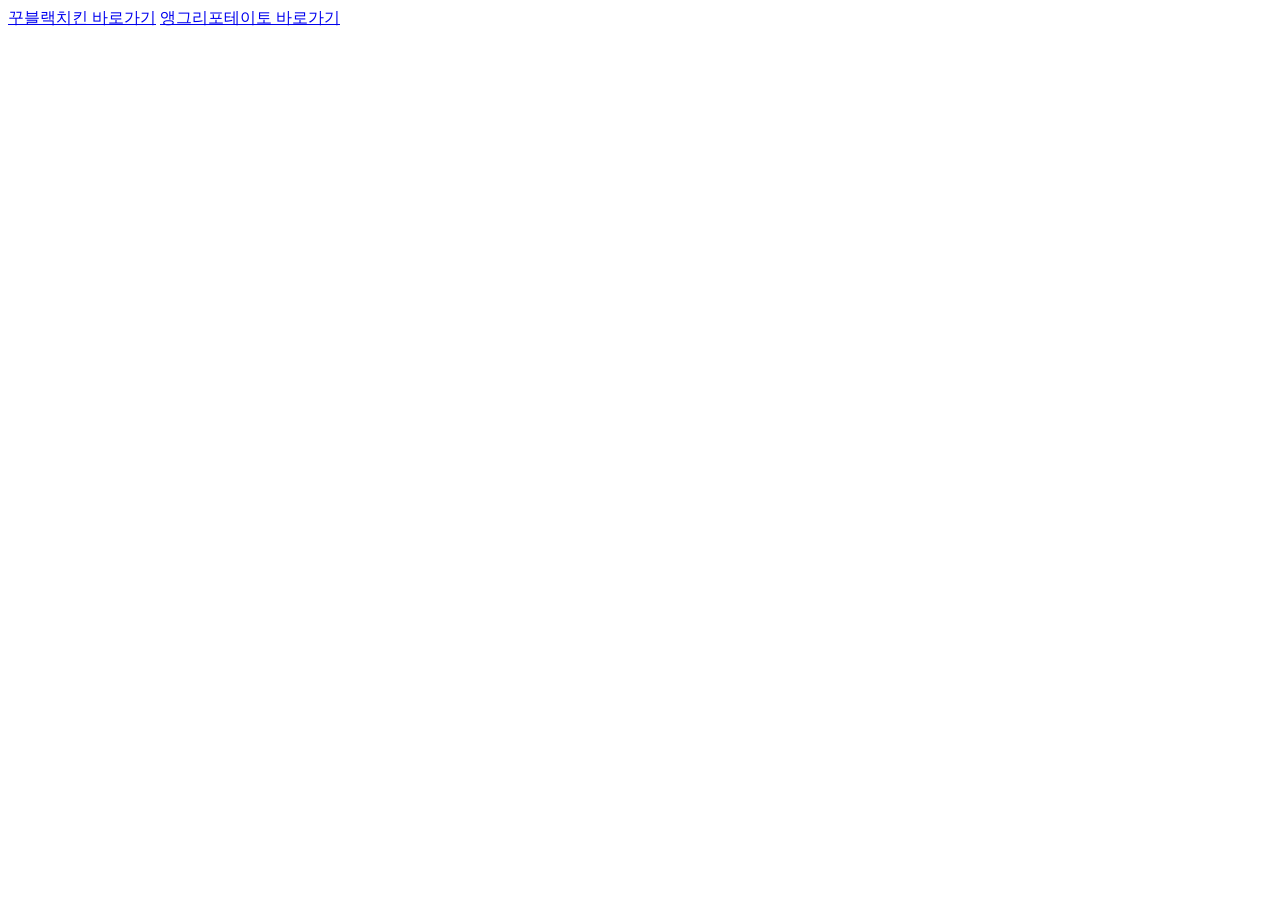
<file: index.html>
<!DOCTYPE html>
<html lang="ko">
<head>
    <meta charset="UTF-8">
    <meta name="viewport" content="width=device-width, initial-scale=1.0">
    <title>유지현 포트폴리오</title>
</head>
<body>
    <a href="kkublack/index.html">꾸블랙치킨 바로가기</a>
    <a href="angrypotato/index.html">앵그리포테이토 바로가기</a>
</body>
</html>
</file>
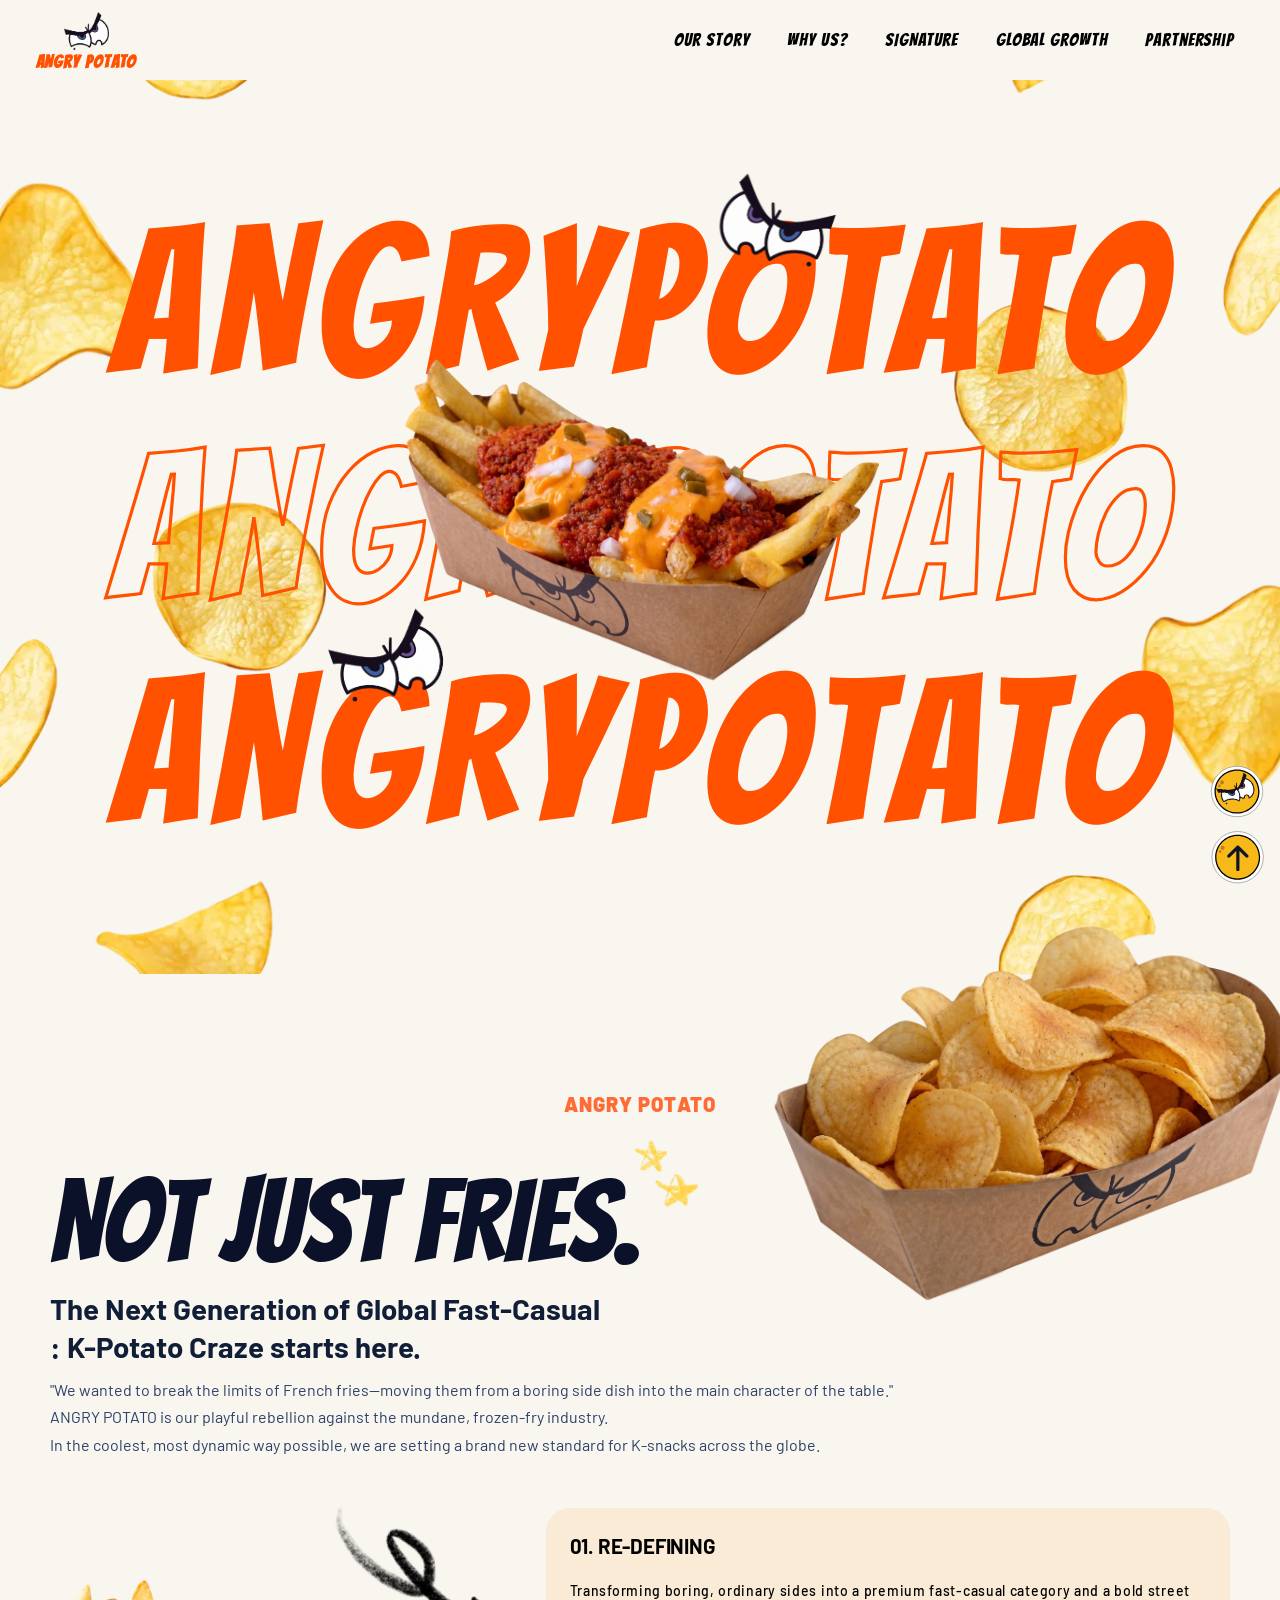
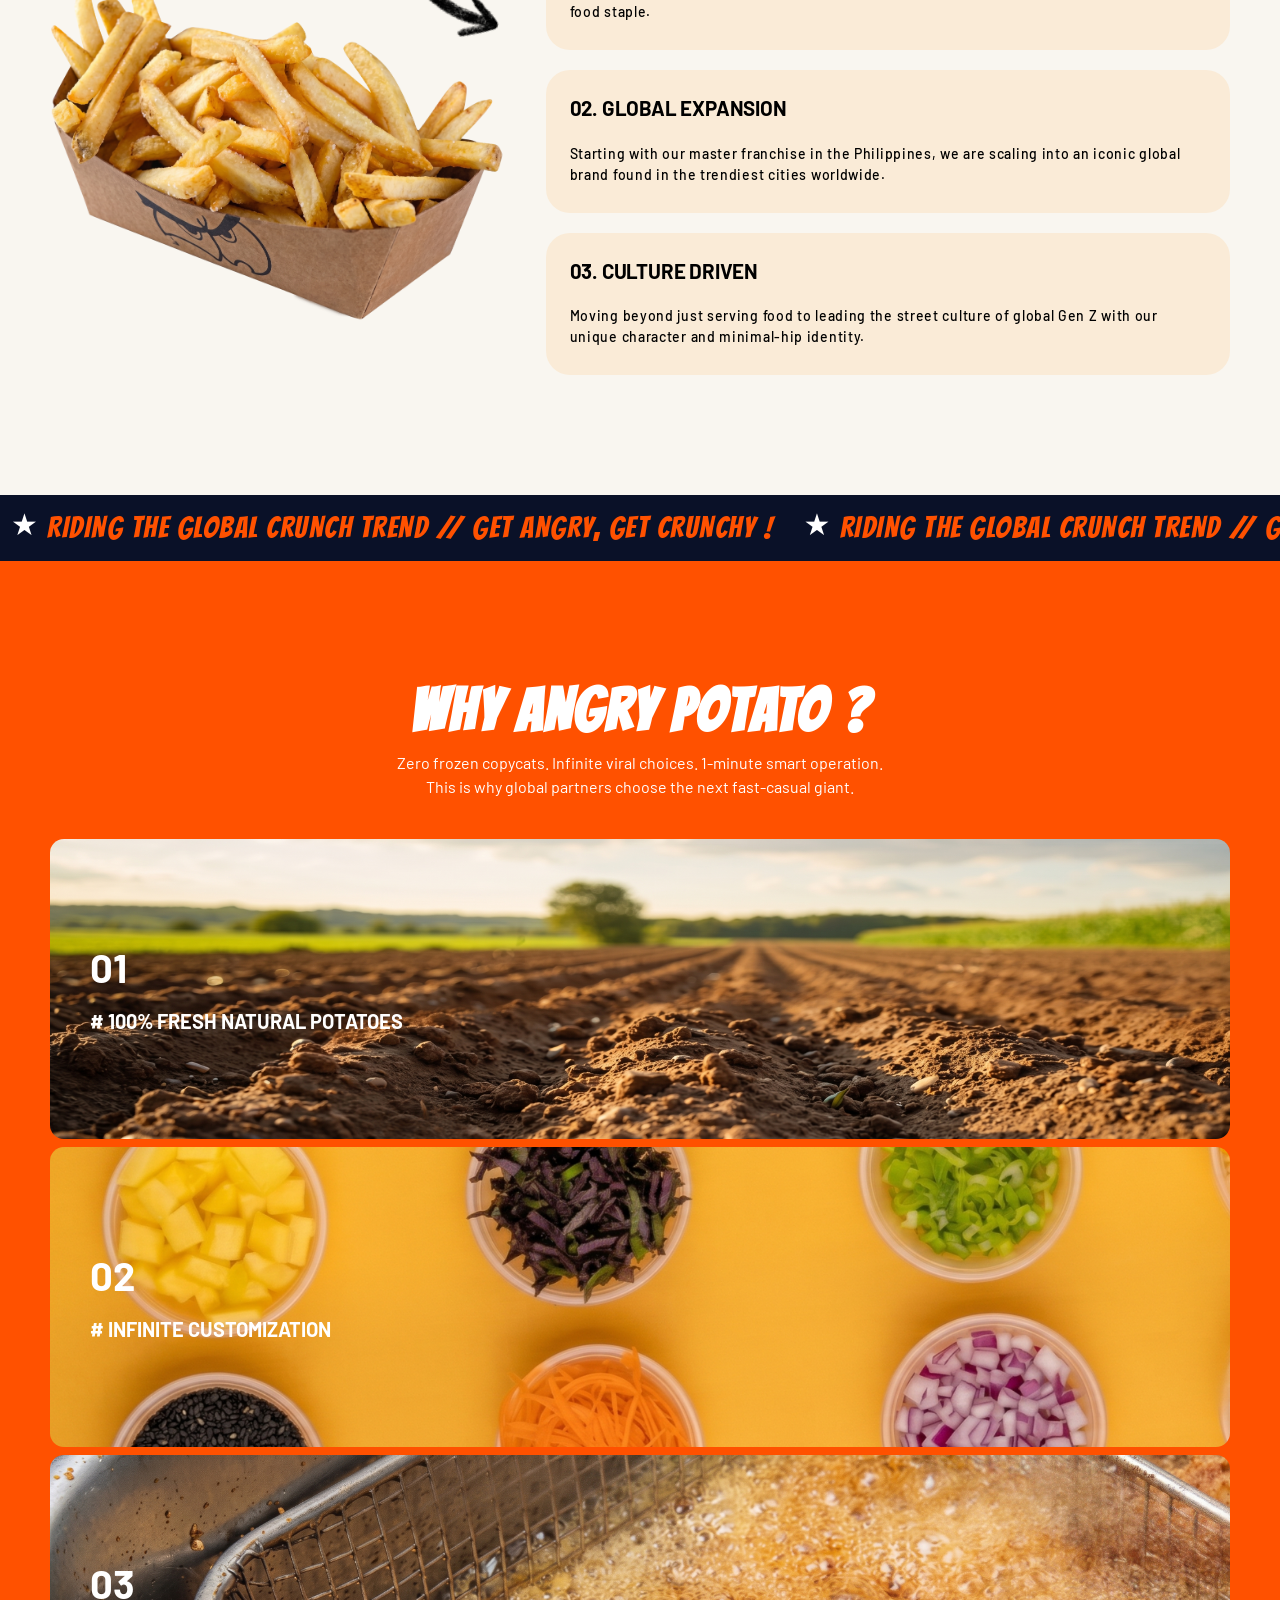
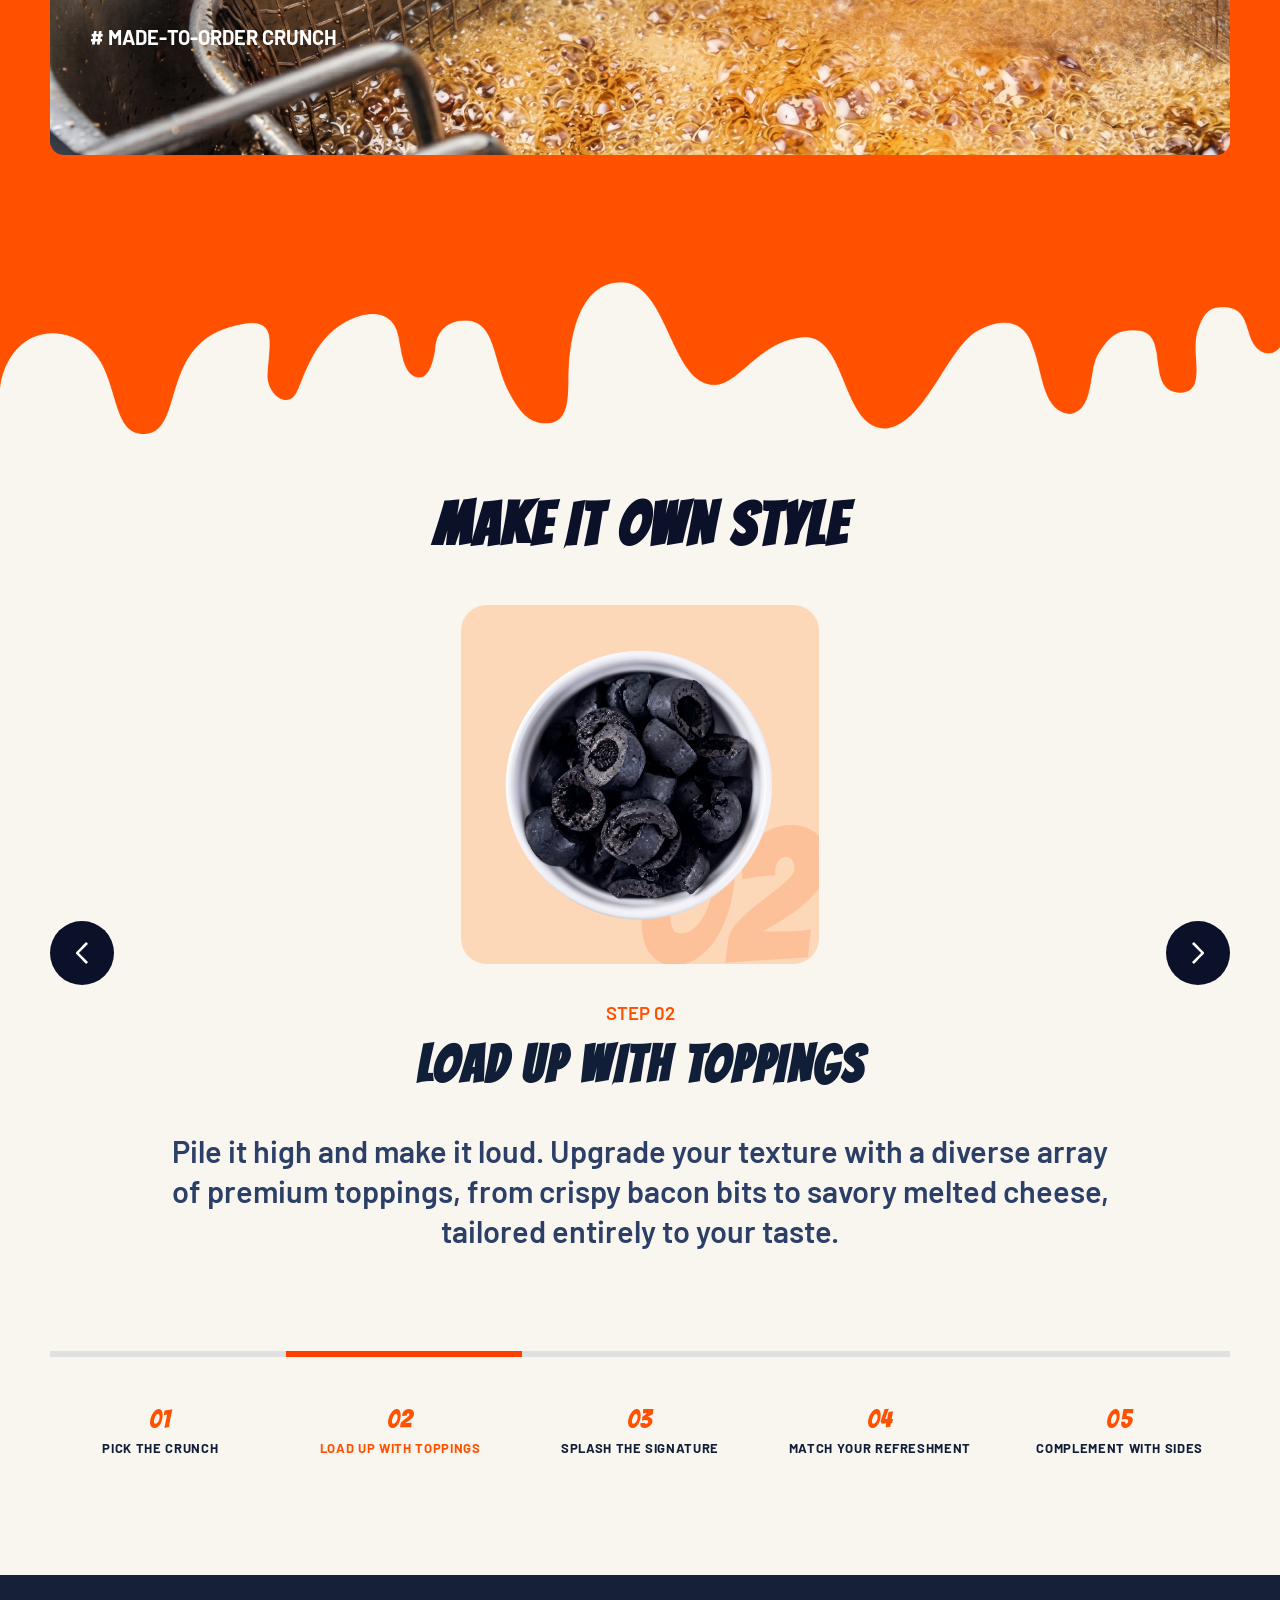
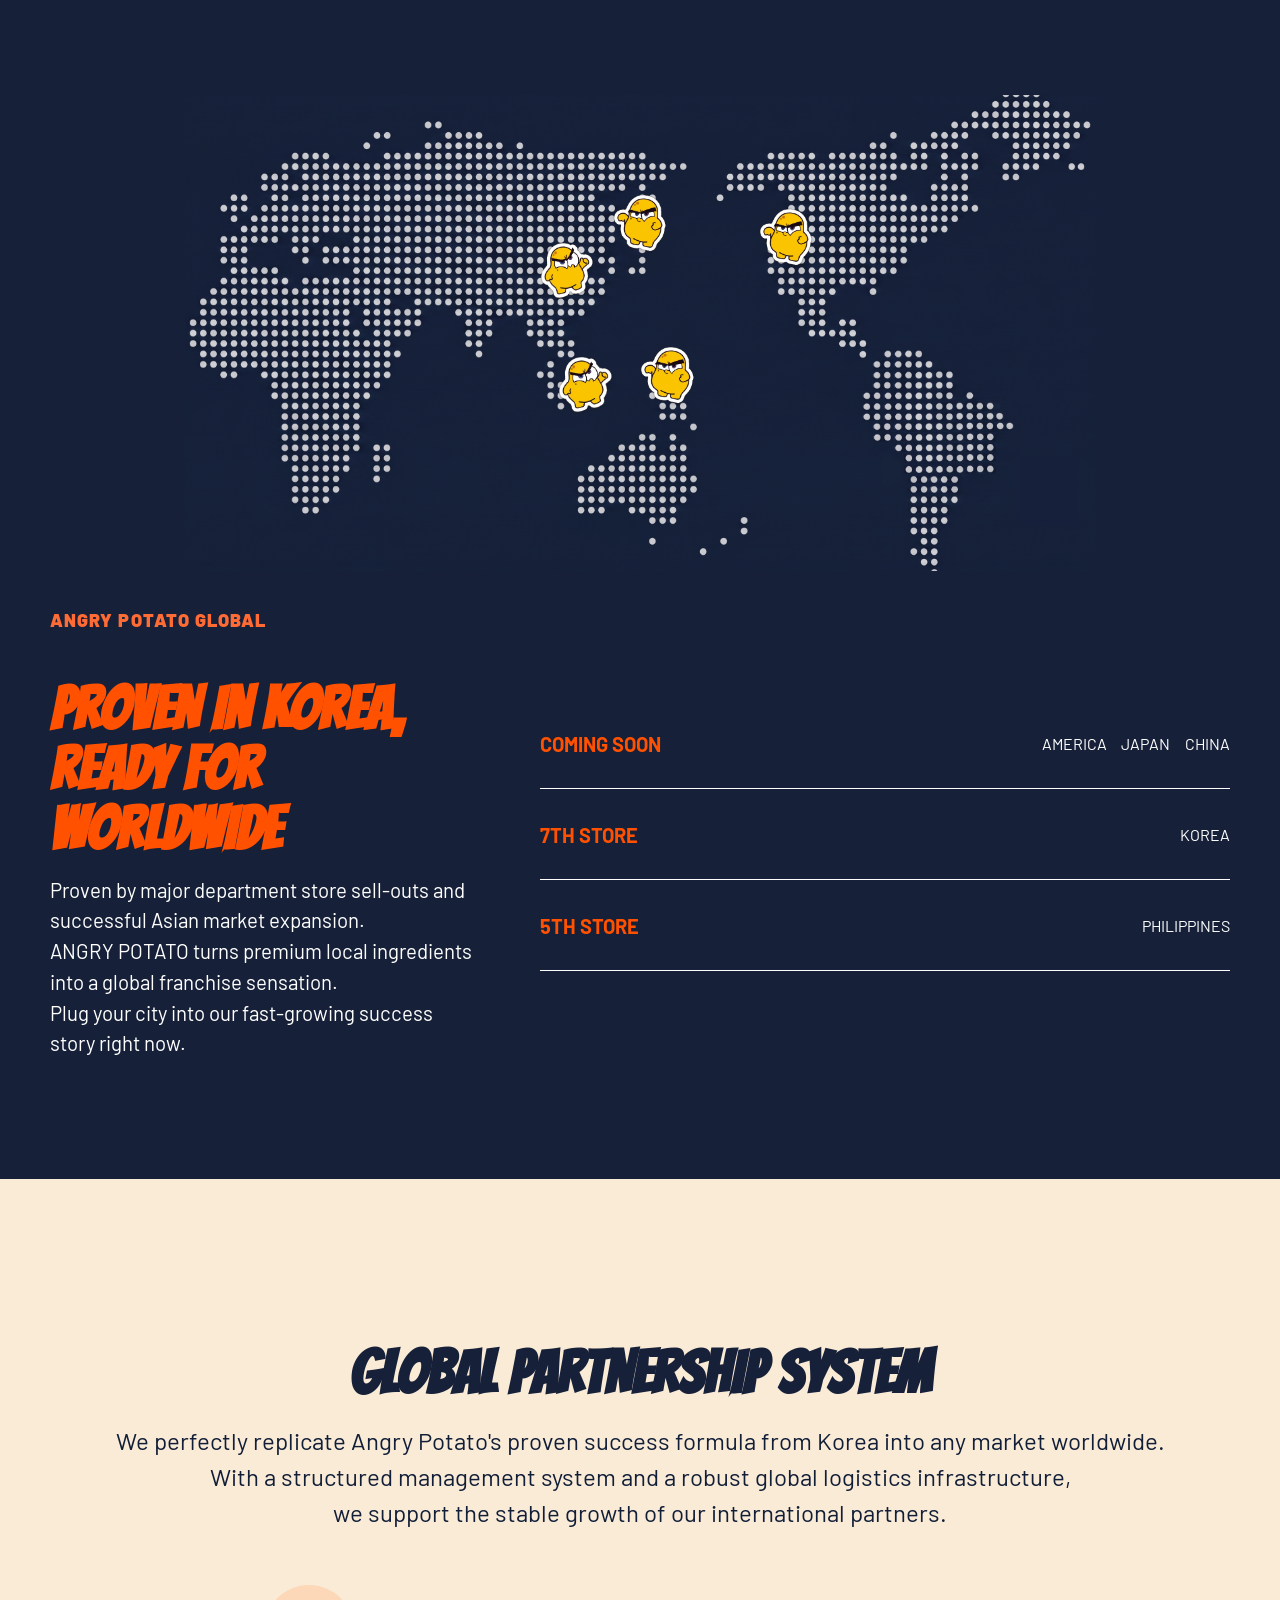
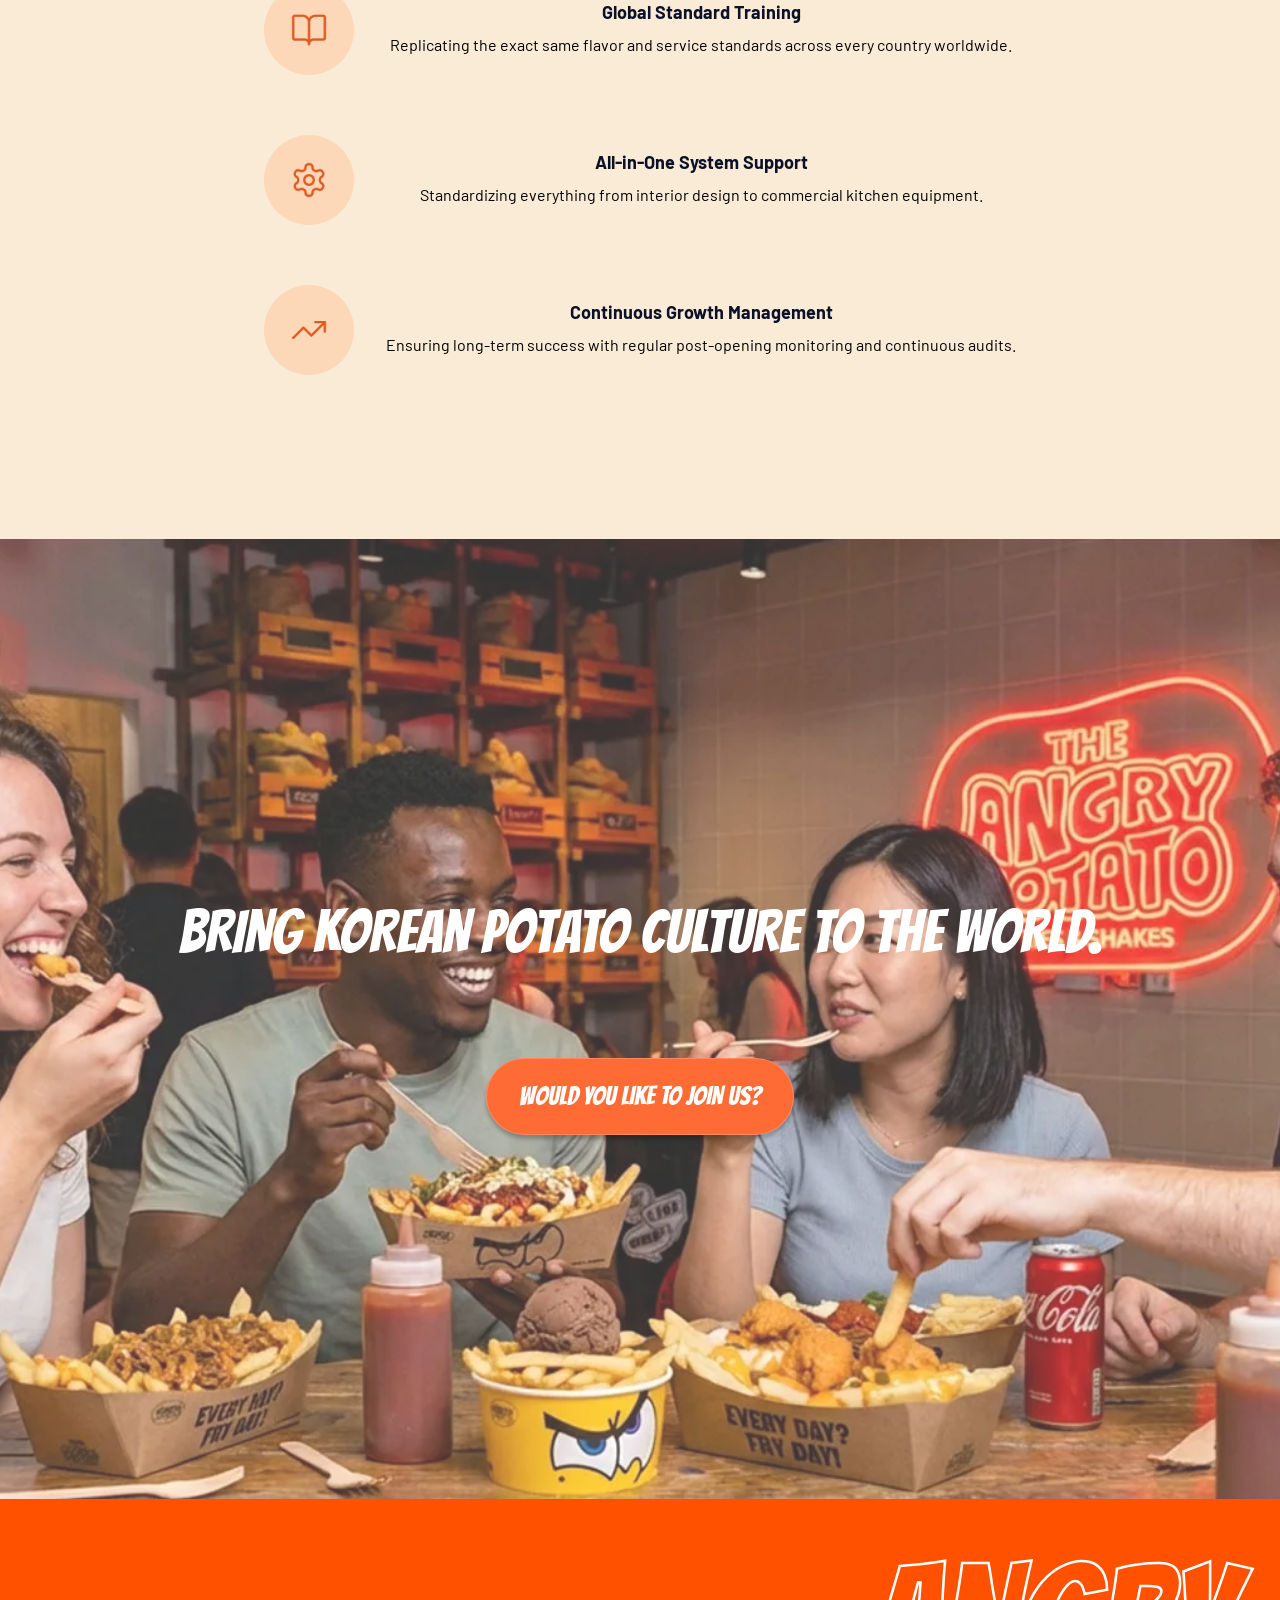
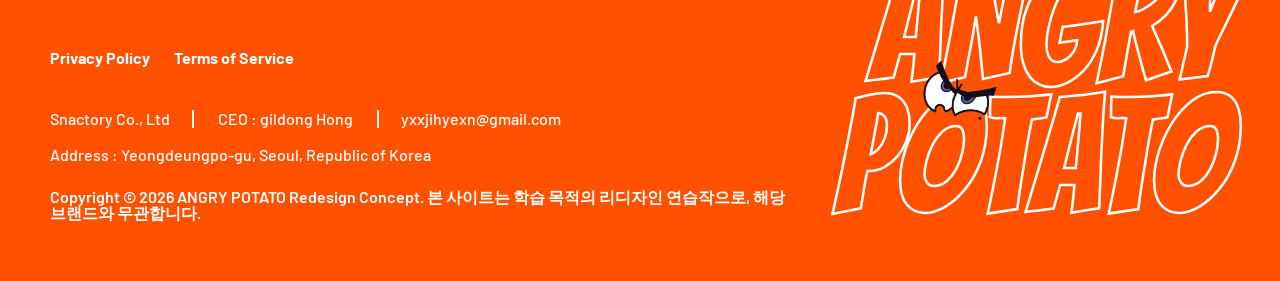
<file: angrypotato/index.html>
<!DOCTYPE html>
<html lang="ko">
<head>
    <meta charset="UTF-8">
    <meta name="viewport" content="width=device-width, initial-scale=1.0">
    <title>angry potato </title>

    <meta name="author" content="ANGRY POTATO">
    <meta name="description" content="평범한 감자튀김을 넘어, 취향대로 완성하는 특별한 메뉴. 국내산 NON-GMO 생감자와 다양한 소스, 토핑으로 나만의 감자 메뉴를 즐겨보세요.">
    <meta name="keywords" content="ANGRY POTATO, 앵그리포테이토, 감자튀김, 프렌치프라이, 커스터마이징, 생감자, 캐주얼 패스트푸드, 글로벌 프랜차이즈">
    <meta name="classification" content="글로벌 캐주얼 패스트푸드 브랜드">

    <meta property="og:type" content="website">
    <meta property="og:title" content="ANGRY POTATO">
    <meta property="og:description" content="MY STYLE, MY POTATO. 취향대로 완성하는 나만의 특별한 메뉴를 만들어보세요.">
    <meta property="og:url" content="https://angrypotato.com/index.php">
    <meta property="og:image" content="img/cta-sec-bg.webp">

    <link rel="stylesheet" href="../css/default.css">
    <link rel="preconnect" href="https://fonts.googleapis.com">
    <link rel="preconnect" href="https://fonts.gstatic.com" crossorigin>
    <link href="https://fonts.googleapis.com/css2?family=Bangers&family=Jost:ital,wght@0,100..900;1,100..900&display=swap" rel="stylesheet">
    <link href="https://fonts.googleapis.com/css2?family=Bangers&family=Barlow:ital,wght@0,100;0,200;0,300;0,400;0,500;0,600;0,700;0,800;0,900;1,100;1,200;1,300;1,400;1,500;1,600;1,700;1,800;1,900&family=Jost:ital,wght@0,900;1,900&display=swap" rel="stylesheet">
    <link rel="stylesheet" href="https://cdn.jsdelivr.net/npm/swiper@11/swiper-bundle.min.css"/>
    <link rel="stylesheet" href="https://unpkg.com/aos@2.3.4/dist/aos.css">

    <link rel="stylesheet" href="css/main.css">
</head>

<script src="https://cdn.jsdelivr.net/npm/swiper@11/swiper-bundle.min.js"></script>
<script src="https://unpkg.com/aos@2.3.4/dist/aos.js"></script>

<body id="top">
    <div id="wrap">
        <!-- header -->
        <header>
            <div class="h-in">
                <h1 class="logo">
                    <a href="index.html">
                        <img src="img/logo02.png" alt="">
                        <span class="logo-txt">ANGRY POTATO</span>
                    </a>
                </h1>

                <!-- pc메뉴 -->
                <ul class="gnb-menu">
                    <li><a href="#story">OUR STORY</a></li>
                    <li><a href="#corevalue">WHY US?</a></li>
                    <li><a href="#signature">SIGNATURE</a></li>
                    <li><a href="#global">GLOBAL GROWTH</a></li>
                    <li><a href="#partnership">partnership</a></li>
                </ul>

                <!-- 햄버거 버튼 -->
                <button class="menu-btn" aria-label="메뉴 열기">
                    <span></span>
                    <span></span>
                    <span></span>
                </button>
            </div>

            <!-- 모바일메뉴 -->
            <nav class="mo-nav">
                <ul class="menu-wrap">
                    <li><a href="#story">OUR STORY</a></li>
                    <li><a href="#corevalue">WHY US?</a></li>
                    <li><a href="#signature">SIGNATURE</a></li>
                    <li><a href="#global">GLOBAL GROWTH</a></li>
                    <li><a href="#partnership">partnership</a></li>
                </ul>
            </nav>
        </header>

        <script>
            // ==========================
            // Mobile Navigation
            // ==========================

            // 요소 선택
            const menuBtn = document.querySelector(".menu-btn");
            const moNav = document.querySelector(".mo-nav");
            const menuLinks = document.querySelectorAll(".menu-wrap a");

            // 햄버거 버튼 클릭
            menuBtn.addEventListener("click", () => {
                menuBtn.classList.toggle("is-open");
                moNav.classList.toggle("is-open");
                document.body.classList.toggle("no-scroll");
            });

            // 모바일 메뉴 클릭 시 자동 닫기
            menuLinks.forEach((link) => {
                link.addEventListener("click", () => {
                    menuBtn.classList.remove("is-open");
                    moNav.classList.remove("is-open");
                    document.body.classList.remove("no-scroll");
                });
            });

            // PC 화면으로 변경되면 모바일 메뉴 초기화
            window.addEventListener("resize", () => {
                if (window.innerWidth > 767) {
                    menuBtn.classList.remove("is-open");
                    moNav.classList.remove("is-open");
                    document.body.classList.remove("no-scroll");
                }
            });
        </script>

        <main>
            <ul class="quick-menu">
                <li><a href="#story">OUR STORY</a></li>
                <li><a href="#corevalue">WHY US?</a></li>
                <li><a href="#signature">SIGNATURE</a></li>
                <li><a href="#global">GLOBAL GROWTH</a></li>
                <li><a href="#partnership">partnership</a></li>
            </ul>

           <div class="sec-wrap">
                <!-- hero-sec -->
                <section class="hero-sec">
                    <div class="inner">
                        <div class="hero-txt">
                            <p>ANGRY<br class="mo-br">POTATO</p>
                            <p class="outline">ANGRY<br class="mo-br">POTATO</p>
                            <p>ANGRY<br class="mo-br">POTATO</p>
                            <img class="hero-img" src="img/hero-img.png" alt="">
                            <img class="caractor01" src="img/logo02.png" alt="">
                            <img class="caractor02" src="img/logo02.png" alt="">
                        </div>                
                        <img class="brand-chips" src="img/brandsec-chips.png" alt="">
                    </div>
                    <img class="hero-bg01" src="img/hero_bg01.png.webp" alt="">
                    <img class="hero-bg02" src="img/hero_bg01.png.webp" alt="">
                </section>

                <!-- brand-sec -->
                <section class="brand-sec" id="story">
                    <div class="inner">
                        <span class="brand-label" data-aos="fade-up">ANGRY POTATO</span>
                        <div class="brand-wrap">
                            <!-- 왼쪽 콘텐츠 -->
                            <div class="brand-content">
                                <div class="tit-content" data-aos="fade-up" data-aos-delay="100">
                                    <h2 class="brand-title" >
                                    NOT JUST FRIES.
                                    </h2>
                                    <img class="brand-star" src="img/sticker_star.webp" alt="">
                                </div>
                                <p class="brand-sub-title" data-aos="fade-up" data-aos-delay="200">
                                    The Next Generation of Global Fast-Casual<br>: K-Potato Craze starts here.
                                </p>
                                <p class="brand-desc" data-aos="fade-up" data-aos-delay="300">
                                    <span>"We wanted to break the limits of French fries—moving them from a boring side dish into the main character of the table."</span>
                                    <span>ANGRY POTATO is our playful rebellion against the mundane, frozen-fry industry.</span>
                                    <span>In the coolest, most dynamic way possible, we are setting a brand new standard for K-snacks across the globe.</span>
                                </p>
                            </div>
                            <!-- 오른쪽 콘텐츠 -->
                            <ul class="brand-list">
                                <li class="brand-item" data-aos="fade-up" data-aos-delay="400">
                                    <h3>01. RE-DEFINING</h3>
                                    <p>
                                        Transforming boring, ordinary sides into a premium fast-casual category and a bold street food staple.
                                    </p>
                                </li>
                                <li class="brand-item" data-aos="fade-up" data-aos-delay="500">
                                    <h3>02. GLOBAL EXPANSION</h3>
                                    <p>
                                        Starting with our master franchise in the Philippines, we are scaling into an iconic global brand found in the trendiest cities worldwide.
                                    </p>
                                </li>
                                <li class="brand-item" data-aos="fade-up" data-aos-delay="600">
                                    <h3>03. CULTURE DRIVEN</h3>
                                    <p>
                                        Moving beyond just serving food to leading the street culture of global Gen Z with our unique character and minimal-hip identity.
                                    </p>
                                </li>
                            </ul>
                            <img class="brand-fries" src="img/brandsec-fries.png" alt="">
                        </div>
                        <img class="brand-arrow" src="img/sticker_arrow.webp" alt="">
                    </div>
                </section>
            </div>

            <!-- rolling-banner -->
            <div class="rolling-banner">
                        <div class="rolling-track">
                            <div class="rolling-item">
                                <div>
                                    <span class="star-icon">★</span>
                                    <span>RIDING THE GLOBAL CRUNCH TREND</span>
                                    <span>//</span>
                                    <span>GET ANGRY, GET CRUNCHY !</span>
                                </div>
                                <div>
                                    <span class="star-icon">★</span>
                                    <span>RIDING THE GLOBAL CRUNCH TREND</span>
                                    <span>//</span>
                                    <span>GET ANGRY, GET CRUNCHY !</span>
                                </div>
                                <div>
                                    <span class="star-icon">★</span>
                                    <span>RIDING THE GLOBAL CRUNCH TREND</span>
                                    <span>//</span>
                                    <span>GET ANGRY, GET CRUNCHY !</span>
                                </div>
                            </div>
                            <div class="rolling-item">
                                <div>
                                    <span class="star-icon">★</span>
                                    <span>RIDING THE GLOBAL CRUNCH TREND</span>
                                    <span>//</span>
                                    <span>GET ANGRY, GET CRUNCHY !</span>
                                </div>
                                <div>
                                    <span class="star-icon">★</span>
                                    <span>RIDING THE GLOBAL CRUNCH TREND</span>
                                    <span>//</span>
                                    <span>GET ANGRY, GET CRUNCHY !</span>
                                </div>
                                <div>
                                    <span class="star-icon">★</span>
                                    <span>RIDING THE GLOBAL CRUNCH TREND</span>
                                    <span>//</span>
                                    <span>GET ANGRY, GET CRUNCHY !</span>
                                </div>
                            </div>
                        </div>
            </div>
            
            <!-- corevalue-sec -->
            <section class="corevalue-sec" id="corevalue">
                <div class="inner">
                    <div class="heading" data-aos="fade-up">
                        <h2 >WHY ANGRY POTATO ?</h2>
                        <p>
                            Zero frozen copycats. Infinite viral choices. 1-minute smart operation.<br>This is why global partners choose the next fast-casual giant.
                        </p>
                    </div>
                    <div class="corevalue-list" data-aos="fade-up" data-aos-delay="250">
                        <div class="corevalue-content">
                            <div class="card-tit">
                                <strong>01</strong>
                                <h3># 100% FRESH NATURAL POTATOES</h3>
                            </div>
                            <div class="card-in">
                                <p>
                                    100% premium, fresh Korean potatoes from trusted farms.<br>Strict contract farming system ensures stable global logistics.<br>Unmatched natural quality that factory-made frozen fries can never replicate.
                                </p>
                            </div>
                        </div>
                        <div class="corevalue-content">
                            <div class="card-tit">
                                <strong>02</strong>
                                <h3># INFINITE CUSTOMIZATION</h3>
                            </div>
                            <div class="card-in">
                                <p>
                                    9 signature self-refill sauces and diverse street toppings.<br>Empowering global Gen Z to curate their very own potato dish.<br>A playful system that effortlessly drives high-profit viral trends.
                                </p>
                            </div>
                        </div>
                        <div class="corevalue-content">
                            <div class="card-tit">
                                <strong>03</strong>
                                <h3># MADE-TO-ORDER CRUNCH</h3>
                            </div>
                            <div class="card-in">
                                <p>
                                    Zero pre-made soggy batches; fried immediately upon every order.<br>Serving the ultimate, crispy crunch to customers every single time.<br>Smart 3-step system allows anyone to serve flawlessly within 1 minute.
                                </p>
                            </div>
                        </div>
                    </div>
                </div>
            </section>
            
            <!-- signature-sec -->
            <section class="signature-sec" id="signature">
                <img class="sec-deco" src="img/core-sec-deco.png" alt="">
                <div class="inner">
                    <div class="heading" data-aos="fade-up">
                        <h2>MAKE IT OWN STYLE</h2>
                    </div>
                    <div class="signature-slider" data-aos="fade-up" data-aos-delay="200">
                        <!-- 이전 버튼 -->
                        <button class="slide-btn prev" aria-label="이전 슬라이드">
                            <img src="img/arrow-prev.png" alt="">
                        </button>

                        <!-- 슬라이드 -->
                        <div class="swiper signatureSwiper">
                            <div class="swiper-wrapper">

                                <!-- Slide 01 -->
                                <article class="swiper-slide slide-item">
                                    <div class="slide-img-box">
                                        <span class="bg-num">01</span>
                                        <img src="img/step01.png" alt="Pick the Crunch">
                                    </div>
                                    <div class="slide-content">
                                        <span class="step">STEP 01</span>
                                        <h3>PICK THE CRUNCH</h3>
                                        <p>
                                            Start with our premium, 100% Non-GMO Korean potatoes cooked to golden perfection. Select your favorite base cut to set the ultimate crunchy foundation for your custom creation.
                                        </p>
                                    </div>
                                </article>

                                <!-- Slide 02 -->
                                <article class="swiper-slide slide-item">
                                    <div class="slide-img-box">
                                        <span class="bg-num">02</span>
                                        <img src="img/step02.png" alt="Load Up With Toppings">
                                    </div>
                                    <div class="slide-content">
                                        <span class="step">STEP 02</span>
                                        <h3>LOAD UP WITH TOPPINGS</h3>
                                        <p>
                                            Pile it high and make it loud. Upgrade your texture with a diverse array of premium toppings, from crispy bacon bits to savory melted cheese, tailored entirely to your taste.
                                        </p>
                                    </div>
                                </article>

                                <!-- Slide 03 -->
                                <article class="swiper-slide slide-item">
                                    <div class="slide-img-box">
                                        <span class="bg-num">03</span>
                                        <img src="img/step03.png" alt="Splash The Signature">
                                    </div>
                                    <div class="slide-content">
                                        <span class="step">STEP 03</span>
                                        <h3>SPLASH THE SIGNATURE</h3>
                                        <p>
                                            Drizzle or drench with our 9 signature sauces that define the true K-snack craze. From fiery chili to creamy garlic, lock in the bold flavor profile that keeps customers coming back.
                                        </p>
                                    </div>
                                </article>

                                <!-- Slide 04 -->
                                <article class="swiper-slide slide-item">
                                    <div class="slide-img-box">
                                        <span class="bg-num">04</span>
                                        <img src="img/step04.png" alt="Match Your Refreshment">
                                    </div>
                                    <div class="slide-content">
                                        <span class="step">STEP 04</span>
                                        <h3>MATCH YOUR REFRESHMENT</h3>
                                        <p>
                                            Balance the bold, savory crunch with the perfect beverage pairing. Choose from our refreshing local-infused craft sodas and premium iced teas
                                            designed to cleanse the palate.
                                        </p>
                                    </div>
                                </article>

                                <!-- Slide 05 -->
                                <article class="swiper-slide slide-item">
                                    <div class="slide-img-box">
                                        <span class="bg-num">05</span>
                                        <img src="img/step05.png" alt="Complement With Sides">
                                    </div>
                                    <div class="slide-content">
                                        <span class="step">STEP 05</span>
                                        <h3>COMPLEMENT WITH SIDES</h3>
                                        <p>
                                            Complete the ultimate fast-casual meal experience. Add a side of our street-style finger foods to craft a perfectly rounded combo that maximizes satisfaction and flavor.
                                        </p>
                                    </div>
                                </article>
                            </div>
                        </div>

                        <!-- 다음 버튼 -->
                        <button class="slide-btn next" aria-label="다음 슬라이드">
                            <img src="img/arrow-next.png" alt="">
                        </button>
                    </div>

                    <!-- 회색 라인 + 움직이는 주황색 바 -->
                    <div class="step-progress" data-aos="fade-up" data-aos-delay="300">
                        <span class="step-indicator"></span>
                    </div>

                    <!-- Step List -->
                    <ol class="step-list" data-aos="fade-up" data-aos-delay="300">
                        <li>
                            <span class="step-num">01</span>
                            <span class="step-title">PICK THE CRUNCH</span>
                        </li>
                        <li>
                            <span class="step-num">02</span>
                            <span class="step-title">LOAD UP WITH TOPPINGS</span>
                        </li>
                        <li>
                            <span class="step-num">03</span>
                            <span class="step-title">SPLASH THE SIGNATURE</span>
                        </li>
                        <li>
                            <span class="step-num">04</span>
                            <span class="step-title">MATCH YOUR REFRESHMENT</span>
                        </li>
                        <li>
                            <span class="step-num">05</span>
                            <span class="step-title">COMPLEMENT WITH SIDES</span>
                        </li>
                    </ol>
                </div>
            </section>

            <!-- global-sec -->
            <section class="global-sec" id="global">
                <div class="inner">
                    <div class="global-map" data-aos="fade-right">
                        <img src="img/map.png" alt="ANGRY POTATO Global Expansion Map" class="map-img">

                        <img src="img/caractor03.webp" alt="" class="map-character character01">
                        <img src="img/caractor03.webp" alt="" class="map-character character02">
                        <img src="img/caractor03.webp" alt="" class="map-character character03">
                        <img src="img/caractor02.webp" alt="" class="map-character character04">
                        <img src="img/caractor02.webp" alt="" class="map-character character05">
                    </div>

                    <div class="global-content">
                        <div class="heading" data-aos="fade-left" data-aos-delay="150">
                            <span class="label">ANGRY POTATO GLOBAL</span>
                            <h2>PROVEN IN KOREA,<br>READY FOR WORLDWIDE</h2>
                            <p>
                                Proven by major department store sell-outs and successful Asian market expansion.<br>
                                ANGRY POTATO turns premium local ingredients into a global franchise sensation.<br>
                                Plug your city into our fast-growing success story right now.
                            </p>
                        </div>
                        <ul class="status-list" data-aos="fade-up" data-aos-delay="300">
                            <li class="status-item" data-aos="fade-up" data-aos-delay="350">
                                <strong>COMING SOON</strong>
                                <div class="country-list">
                                    <span>AMERICA</span>
                                    <span>JAPAN</span>
                                    <span>CHINA</span>
                                </div>
                            </li>
                            <li class="status-item" data-aos="fade-up" data-aos-delay="500">
                                <strong>7TH STORE</strong>
                                <span class="country-list">KOREA</span>
                            </li>
                            <li class="status-item" data-aos="fade-up" data-aos-delay="650">
                                <strong>5TH STORE</strong>
                                <span class="country-list">PHILIPPINES</span>
                            </li>
                        </ul>
                    </div>
                </div>
            </section>

            <!-- partnership-sec -->
            <section class="partnership-sec" id="partnership">
                <div class="inner">
                    <div class="heading">
                        <h2 data-aos="fade-up">GLOBAL PARTNERSHIP SYSTEM</h2>
                        <p data-aos="fade-up" data-aos-delay="150">
                            We perfectly replicate Angry Potato's proven success formula from Korea into any market worldwide.<br>
                            With a structured management system and a robust global logistics infrastructure,<br>
                            we support the stable growth of our international partners.
                        </p>
                    </div>
                    <div class="partnership-list">
                        <div class="partnership-item" data-aos="fade-up" data-aos-delay="250">
                            <div class="icon-box">
                                <img src="img/icon_standard.png" alt="">
                            </div>
                            <div class="item-content">
                                <h3>Global Standard Training</h3>
                                <p>
                                    Replicating the exact same flavor and service standards<br>
                                    across every country worldwide.
                                </p>
                            </div>
                        </div>
                        <div class="partnership-item" data-aos="fade-up" data-aos-delay="400">
                            <div class="icon-box">
                                <img src="img/icon_system.png" alt="">
                            </div>
                            <div class="item-content">
                                <h3>All-in-One System Support</h3>
                                <p>
                                    Standardizing everything from interior design to<br>
                                    commercial kitchen equipment.
                                </p>
                            </div>
                        </div>
                        <div class="partnership-item" data-aos="fade-up" data-aos-delay="550">
                            <div class="icon-box">
                                <img src="img/icon_growth.png" alt="">
                            </div>
                            <div class="item-content">
                                <h3>Continuous Growth Management</h3>
                                <p>
                                    Ensuring long-term success with regular post-opening<br>
                                    monitoring and continuous audits.
                                </p>
                            </div>
                        </div>

                    </div>

                </div>
            </section>

            <!-- cta-sec -->
            <section class="cta-sec" id="cta">
                <div class="inner">
                    <h2 data-aos="fade-up">
                        BRING KOREAN POTATO CULTURE<br>
                        TO THE WORLD.
                    </h2>
                    <!-- 버튼 -->
                    <button
                        type="button"
                        class="cta-btn"
                        id="openInquiry"
                        data-aos="zoom-in"
                        data-aos-delay="250">
                        WOULD YOU LIKE TO JOIN US?
                    </button>
                </div>
            </section>

            <div class="inquiry-modal" id="inquiryModal">
                <!-- 배경 -->
                <div class="modal-overlay"></div>
                <!-- 팝업 -->
                <div class="modal-wrap">
                    <!-- 닫기 -->
                    <button
                        type="button"
                        class="modal-close"
                        id="closeInquiry"
                        aria-label="Close">
                        <img src="img/icon-close.svg" alt="">
                    </button>
                    <!-- 왼쪽 -->
                    <div class="modal-left">
                        <span class="modal-subtitle">
                            GLOBAL FRANCHISE PARTNERSHIP
                        </span>
                        <h3>
                            Bring K-Potato Culture<br>To The World.
                        </h3>
                        <p>
                            Join "ANGRY POTATO" as an exclusive franchise partner and introduce Korea's next fast-casual sensation to your market.
                        </p>
                    </div>
                    <!-- 오른쪽 -->
                    <div class="modal-right">
                        <form class="inquiry-form">
                            <div class="form-item">
                                <label for="company">Company</label>
                                <input
                                    type="text"
                                    id="company"
                                    placeholder="Company Name">
                            </div>
                            <div class="form-item">
                                <label for="name">Name</label>
                                <input
                                    type="text"
                                    id="name"
                                    placeholder="Your Name">
                            </div>
                            <div class="form-item">
                                <label for="email">Email</label>
                                <input
                                    type="email"
                                    id="email"
                                    placeholder="Email Address">
                            </div>
                            <div class="form-item">
                                <label for="phone">Phone</label>
                                <input
                                    type="tel"
                                    id="phone"
                                    placeholder="Phone Number">
                            </div>
                            <div class="form-item">
                                <label for="country">Country</label>
                                <input
                                    type="text"
                                    id="country"
                                    placeholder="Country">
                            </div>
                            <div class="form-item">
                                <label for="message">Message</label>
                                <textarea
                                    id="message"
                                    rows="5"
                                    placeholder="Tell us about your business."></textarea>
                            </div>
                            <button
                                type="submit"
                                class="submit-btn">
                                SEND INQUIRY
                            </button>
                        </form>
                    </div>
                </div>
            </div>

            <script>
                const header = document.querySelector("header");
                const quickMenu = document.querySelector(".quick-menu");

                const menuItems = document.querySelectorAll(
                    ".gnb-menu li, .menu-wrap li, .quick-menu li"
                );

                const sections = document.querySelectorAll(
                    "#story, #corevalue, #signature, #global, #partnership"
                );

                window.addEventListener("scroll", () => {

                    const scrollY = window.scrollY;

                    // ==========================
                    // Header / Quick Menu
                    // ==========================
                    if (scrollY > 100) {
                        header.classList.add("hide");
                        quickMenu.classList.add("show");
                    } else {
                        header.classList.remove("hide");
                        quickMenu.classList.remove("show");
                    }

                    // ==========================
                    // Active Menu
                    // ==========================

                    const trigger = 100; // 섹션 시작 120px 전에 active

                    let currentId = "";

                    sections.forEach((section) => {

                        const sectionTop = section.offsetTop - trigger;
                        const sectionBottom = sectionTop + section.offsetHeight;

                        if (scrollY >= sectionTop && scrollY < sectionBottom) {
                            currentId = section.id;
                        }

                    });

                    menuItems.forEach((item) => {

                        const href = item.querySelector("a").getAttribute("href");

                        item.classList.toggle(
                            "active",
                            href === `#${currentId}`
                        );

                    });

                });



                const list = document.querySelector('.corevalue-list');
                const cards = document.querySelectorAll('.corevalue-content');

                function isMobile() {
                    return window.innerWidth <= 767;
                }

                // =====================
                // PC 카드 열기
                // =====================
                function openCard(card) {

                    cards.forEach(item => {
                        item.classList.remove('active', 'hide');
                    });

                    card.classList.add('active');

                    cards.forEach(item => {
                        if (item !== card) {
                            item.classList.add('hide');
                        }
                    });
                }

                // =====================
                // PC Hover
                // =====================
                cards.forEach(card => {

                    card.addEventListener('mouseenter', () => {

                        if (isMobile()) return;

                        openCard(card);

                    });

                });

                // =====================
                // PC Hover 해제
                // =====================
                list.addEventListener('mouseleave', () => {

                    if (isMobile()) return;

                    cards.forEach(card => {
                        card.classList.remove('active', 'hide');
                    });

                });

                // =====================
                // Mobile Scroll Animation
                // =====================
                const observer = new IntersectionObserver((entries) => {

                    if (!isMobile()) return;

                    entries.forEach(entry => {

                        entry.target.classList.toggle(
                            'show',
                            entry.isIntersecting
                        );

                    });

                }, { 
                    threshold: 0.4
                });

                cards.forEach(card => observer.observe(card));

                // =====================
                // Resize
                // =====================
                window.addEventListener('resize', () => {

                    cards.forEach(card => {

                        card.classList.remove(
                            'active',
                            'hide',
                            'show'
                        );

                    });

                });

                

                const stepItems = document.querySelectorAll('.step-list li');
                const indicator = document.querySelector('.step-indicator');

                const swiper = new Swiper('.signatureSwiper', {
                    slidesPerView: 1,
                    spaceBetween: 0,
                    loop: true,

                    navigation: {
                        nextEl: '.next',
                        prevEl: '.prev',
                    },

                    autoplay: {
                        delay: 3000,              // 3초마다 넘어감
                        disableOnInteraction: false, // 버튼 클릭 후에도 자동재생 계속
                        pauseOnMouseEnter: true,     // 마우스를 올리면 일시정지 (추천)
                    },

                    on: {
                        init() {
                            stepItems[0].classList.add('active');
                        },

                        slideChange() {
                            // active 변경
                            stepItems.forEach(item => item.classList.remove('active'));
                            stepItems[this.realIndex].classList.add('active');

                            // 인디케이터 이동
                            indicator.style.transform =
                            `translateX(${this.realIndex * 100}%)`;
                        }
                    }
                });

                stepItems.forEach((item, index) => {
                    item.addEventListener('click', () => {
                        swiper.slideTo(index);
                    });
                });



                const partnershipItems = document.querySelectorAll(".partnership-item");
                const partnershipObserver = new IntersectionObserver((entries) => {
                    entries.forEach((entry) => {
                        if (entry.isIntersecting) {
                            entry.target.classList.add("show");
                        }
                    });
                }, {
                    threshold: 0.2
                });

                partnershipItems.forEach((item) => {
                    partnershipObserver.observe(item);
                });



                const openInquiry = document.getElementById("openInquiry");
                const closeInquiry = document.getElementById("closeInquiry");
                const inquiryModal = document.getElementById("inquiryModal");
                const modalOverlay = document.querySelector(".modal-overlay");

                // 열기
                openInquiry.addEventListener("click", () => {
                    inquiryModal.classList.add("is-open");
                    document.body.style.overflow = "hidden";
                });

                // 닫기(X)
                closeInquiry.addEventListener("click", closeModal);

                // 배경 클릭 닫기
                modalOverlay.addEventListener("click", closeModal);

                // ESC 닫기
                document.addEventListener("keydown", (e) => {
                    if (e.key === "Escape" && inquiryModal.classList.contains("is-open")) {
                        closeModal();
                    }
                });

                // 닫기 함수
                function closeModal() {
                    inquiryModal.classList.remove("is-open");
                    document.body.style.overflow = "";
                }

            </script>
        </main>
       
        <footer id="footer">
            <div class="inner f-in">
                <div class="footer-info" data-aos="fade-right">
                    <ul class="footer-link">
                        <li><a href="#">Privacy Policy</a></li>
                        <li><a href="#">Terms of Service</a></li>
                    </ul>
                    <address class="footer-ceo">
                        <span>Snactory Co., Ltd</span>
                        <div class="ceo-wrap">
                            <span>CEO : gildong Hong</span>
                            <a href="yxxjihyexn@gmail.com">yxxjihyexn@gmail.com</a>
                        </div>
                    </address>
                    <p class="footer-address">
                        Address : Yeongdeungpo-gu, Seoul, Republic of Korea
                    </p>
                    <p class="copyright">
                        Copyright &copy; 2026 ANGRY POTATO Redesign Concept. 본 사이트는 학습 목적의 리디자인 연습작으로, 해당 브랜드와 무관합니다.
                    </p>
                </div>
                <div class="footer-logo" aria-hidden="true"  data-aos="fade-left" data-aos-delay="150">
                    <span>ANGRY</span>
                    <span>POTATO</span>
                    <img src="img/logo02.png" alt="">
                </div>
            </div>
        </footer>

        <div class="floating-menu">
            <!-- chatbot -->
            <div class="chatbot">
                <!-- Floating Button -->
                <a href="http://192.168.0.88:8501" target="_blank" class="chatbot-btn" type="button" aria-label="챗봇 열기">
                    <img class="chatbot-icon icon-default" src="img/icon-logo-default.svg" alt="">
                    <img class="chatbot-icon icon-hover" src="img/icon-logo-hover.svg" alt="" aria-hidden="true">
                </a>

                <!-- Widget -->
                <div class="chatbot-widget">
                    <img src="img/chatbot01.png" alt="ANGRY POTATO 챗봇">
                </div>
            </div>

            <!-- top button -->
            <a href="#top" class="top-btn" aria-label="맨 위로">
                <img class="topbtn" src="img/icon-topbtn-1.svg" alt="">
            </a>
        </div>

        <script>
            const chatbot = document.querySelector('.chatbot');
            const button = document.querySelector('.chatbot-btn');

            button.addEventListener('mouseenter', () => {
                if (!chatbot.classList.contains('is-open')) {
                    button.classList.add('is-hover');
                }
            });

            button.addEventListener('mouseleave', () => {
                if (!chatbot.classList.contains('is-open')) {
                    button.classList.remove('is-hover');
                }
            });

            button.addEventListener('click', () => {
                chatbot.classList.toggle('is-open');

                if (chatbot.classList.contains('is-open')) {
                    button.classList.add('is-hover');
                } else {
                    button.classList.remove('is-hover');
                }
            });
        </script>
    </div>
</body>
<script>
AOS.init({
    duration: 900,
    easing: 'ease-out',
    once: true,
    offset: 100
});
</script>
</html>
</file>
<file: css/default.css>
/* ============================================================
   reset.css
   Responsive Reset — Mobile / iOS / Android / Desktop
   ============================================================ */


/* ------------------------------------------------------------
   1. Box Sizing
   ------------------------------------------------------------ */
*,
*::before,
*::after {
  box-sizing: border-box;
}


/* ------------------------------------------------------------
   2. Reset Margin & Padding
   ------------------------------------------------------------ */
* {
  margin: 0;
  padding: 0;
}


/* ------------------------------------------------------------
   3. Root / HTML
   ------------------------------------------------------------ */
html {
  -webkit-text-size-adjust: 100%;
  text-size-adjust: 100%;
  /* scroll-behavior는 전역 설정 대신 필요한 곳에 개별 적용 권장 */
}


/* ------------------------------------------------------------
   4. Body
   ------------------------------------------------------------ */
body {
  min-height: 100dvh;
  line-height: 1.5;
  text-rendering: optimizeSpeed;
  -webkit-font-smoothing: antialiased;
  -moz-osx-font-smoothing: grayscale;
  overflow-x: hidden;
}

/* overflow-x 양쪽 차단 */
html {
  overflow-x: hidden;
}


/* ------------------------------------------------------------
   5. Typography
   ------------------------------------------------------------ */
h1, h2, h3, h4, h5, h6, p {
  overflow-wrap: break-word;
  word-break: keep-all; /* 한국어 줄바꿈 최적화 */
}


/* ------------------------------------------------------------
   6. Lists
   ------------------------------------------------------------ */
ul,
ol {
  list-style: none;
}


/* ------------------------------------------------------------
   7. Links
   ------------------------------------------------------------ */
a {
  color: inherit;
  text-decoration: none;
}


/* ------------------------------------------------------------
   8. Media
   ------------------------------------------------------------ */
img,
picture,
video,
canvas,
svg {
  display: block;
  max-width: 100%;
  vertical-align: middle; /* 인라인 이미지 하단 틈새 제거 */
}

/* 이미지 비율 유지 */
img {
  height: auto;
}


/* ------------------------------------------------------------
   9. Form Elements
   ------------------------------------------------------------ */
input,
button,
textarea,
select {
  font: inherit;
  color: inherit;
  background: none;
  border: none;
  padding: 0;
}

/* iOS 기본 스타일 제거 */
button,
input[type="button"],
input[type="submit"],
input[type="reset"],
input,
textarea,
select {
  appearance: none;
  -webkit-appearance: none;
  border-radius: 0;
}

/* 버튼 커서 */
button,
[type="button"],
[type="submit"],
[type="reset"],
[role="button"] {
  cursor: pointer;
}

/* Textarea */
textarea {
  resize: vertical;
}

/* Remove iOS input inner shadow */
input:not([type="range"]),
textarea {
  -webkit-appearance: none;
}


/* ------------------------------------------------------------
   10. Tables
   ------------------------------------------------------------ */
table {
  border-collapse: collapse;
  border-spacing: 0;
}


/* ------------------------------------------------------------
   11. Accessibility
   ------------------------------------------------------------ */
/* 포커스 링 — 완전 제거 대신 커스텀 유지 (접근성) */
:focus {
  outline: none;
}
:focus-visible {
  outline: 2px solid currentColor;
  outline-offset: 2px;
}

/* 스크린리더 전용 숨김 유틸 */
.sr-only {
  position: absolute;
  width: 1px;
  height: 1px;
  padding: 0;
  margin: -1px;
  overflow: hidden;
  clip: rect(0, 0, 0, 0);
  white-space: nowrap;
  border: 0;
}

/* 모션 감소 설정 대응 */
@media (prefers-reduced-motion: reduce) {
  *,
  *::before,
  *::after {
    animation-duration: 0.01ms !important;
    animation-iteration-count: 1 !important;
    transition-duration: 0.01ms !important;
    scroll-behavior: auto !important;
  }
}

/* hidden 속성 보장 */
[hidden] {
  display: none !important;
}


/* ------------------------------------------------------------
   12. Touch / Tap 최적화
   ------------------------------------------------------------ */
a,
button {
  -webkit-tap-highlight-color: transparent;
}

button,
a,
input,
select,
textarea {
  touch-action: manipulation;
}


/* ------------------------------------------------------------
   13. Inherit (선택적)
   ------------------------------------------------------------ */
/* 일부 브라우저에서 상속 누락 보완 */
fieldset {
  border: none;
}

legend {
  padding: 0;
}

/* hr 기본 스타일 초기화 */
hr {
  border: none;
  border-top: 1px solid currentColor;
  margin: 0;
}
</file>
<file: angrypotato/css/main.css>
/* 공통 css */
:root {
    --color-orange-200: #F9F6F0;
    --color-orange-300: #FAEBD7;
    --color-orange-400: #FCD7B8;
    --color-orange-500: #FDC199;
    --color-orange-600: #FFAA80;
    --color-orange-700: #FF6B35;
    --color-orange-800: #FF5100;
    --color-orange-900: #FF3E00;

    --color-navy-500: #2C4067;
    --color-navy-700: #111E38;
    --color-navy-800: #162038;
    --color-navy-900: #0A1128;

    --color-gray: #888888;
    --color-lightgray: #E0E0E0;

    --color-white: #FFFFFF;
    --color-white-80: rgba(255,255,255,.8);
    --color-black: #000000;

    --gradient-bg-start: rgba(255, 255, 255, 0);
    --gradient-bg-end: #F7F7F8;

    --gradient-bg-primary: linear-gradient(
        180deg,
        var(--gradient-bg-start) 0%,
        var(--gradient-bg-end) 100%
    );

    --color-red: #E20000;
    --color-yellow: #F9BA1B;
    --color-lightbrown: #C77521;

    --color-transparent-20: rgba(255, 255, 255, 0.2);
    --color-transparent-50: rgba(255, 255, 255, 0.5);

    --header-height:80px;
}

html {
    scroll-behavior: smooth;
}

body {
    font-family: "Bangers", system-ui;
    background-color : var(--color-orange-200);
    min-width: 360px;
}

section{
    scroll-margin-top: var(--header-height);
}

.heading {
    display: flex;
    flex-direction: column;
    /* align-items: center; */
}

/* header */
header {
    position: fixed;
    top: 0;
    left: 0;

    width: 100%;
    height:var(--header-height);
    background-color: var(--color-orange-200);
    transition:transform .35s ease;
    z-index: 1000;
}
header.hide{
    transform: translateY(-100%);
}
.inner {
    width: min(1800px, calc(100% - 120px));
    margin: 0 auto;
}

.h-in {
    position:relative;
    display: flex;
    justify-content: space-between;
    align-items: center;

    width: min(1800px, calc(100% - 120px));
    height:var(--header-height);
    margin: 0 auto;
}
.logo > a {
    display: flex;
    flex-direction: column;
    justify-content: center;
    align-items: center;

    /* width: 108px; */
    width: clamp(72px, calc(60px + 2.5vw), 108px);
    height: 100%;
    padding: 0 5px;
}
.logo > a > img {
    width: 51px;
    height: 44px;
}
.logo-txt {
    display: block;
    white-space: nowrap;
    font-size: 1.125rem;
    line-height: 1;
    letter-spacing: 0.05em;
    color: var(--color-orange-800);
}
.gnb-menu {
    display: flex;
    align-items: center;
    gap: 40px;
}
.gnb-menu li{
    display: flex;
}
.gnb-menu a {
    display: flex;
    justify-content: center;
    align-items: center;

    padding: 8px 6px;

    font-size: 26px;
    line-height: 1;
    letter-spacing: 0.05em;
    color: var(--color-black);
}
.gnb-menu li a:hover,
.gnb-menu li.active a {
    color: var(--color-orange-800);
}

.quick-menu{
    position: fixed;
    top: 40px;
    left: 50%;
    transform: translateX(-50%) translateY(-20px);

    display: flex;
    gap: 60px;
    padding: 20px 80px;

    background: var(--color-white-80);
    backdrop-filter: blur(10px);
    border: 1px solid rgba(255,255,255,.35);
    box-shadow: 0 8px 30px rgba(0,0,0,.08);
    border-radius: 999px;

    opacity: 0;
    visibility: hidden;
    transition: .3s;
    z-index: 1100;
}
.quick-menu.show{
    opacity: 1;
    visibility: visible;
    transform: translateX(-50%) translateY(0);
}
.quick-menu li{
    display: flex;
}
.quick-menu li a {
    display: block;

    font-size: 26px;
    line-height: 1;
    letter-spacing: 0.05em;
    color: var(--color-black);
    white-space: nowrap;
    padding: 8px 6px;
}
.quick-menu li a:hover,
.quick-menu li.active a {
    color: var(--color-orange-800);
}


.menu-btn,
.mo-nav {
    display:none;
}

.menu-btn{
    position:relative;

    width:32px;
    height:24px;

    padding:0;

    background:none;
    border:none;
    cursor:pointer;
    z-index: 1001;
}
.menu-btn span{
    position:absolute;
    left:0;

    width:100%;
    height:5px;

    background:var(--color-orange-700);
    border-radius: 2.5px;
    transition:.3s;
}
.menu-btn span:nth-child(1){
    top:0;
}
.menu-btn span:nth-child(2){
    top:50%;
    transform:translateY(-50%);
}
.menu-btn span:nth-child(3){
    bottom:0;
}
.menu-btn.is-open span:nth-child(1){
    top:50%;
    transform:translateY(-50%) rotate(45deg);
}
.menu-btn.is-open span:nth-child(2){
    opacity:0;
}
.menu-btn.is-open span:nth-child(3){
    bottom:auto;
    top:50%;
    transform:translateY(-50%) rotate(-45deg);
}
.mo-nav{
    position:fixed;
    top:var(--header-height);
    left:0;

    width:100%;
    height:calc(100vh - var(--header-height));

    background:var(--color-white);

    opacity:0;
    visibility:hidden;

    transform:translateY(-20px);

    transition:
        opacity .35s,
        transform .35s,
        visibility .35s;

    z-index:999;
}
.mo-nav.is-open{
    opacity:1;
    visibility:visible;
    transform:translateY(0);
}
.menu-wrap{
    display:flex;
    flex-direction:column;

    padding: 24px 28px;
}
.menu-wrap li{
    border-bottom: 1px solid var(--color-orange-700);
}
.menu-wrap a{
    display:block;

    padding:20px 0;

    font-size:20px;
    color: var(--color-black);
}
.menu-wrap a:hover,
.menu-wrap li.active a {
    color:var(--color-orange-800);
}

@media (max-width: 1440px) {
    .gnb-menu{
        gap:clamp(12px,2vw,40px);
    }
    .gnb-menu a{
        font-size:clamp(16px,1.4vw,26px);
    }
    .quick-menu {
        gap: clamp(20px, 4vw, 60px);
        padding: clamp(12px, 1.4vw, 20px)
                 clamp(24px, 5vw, 80px);
    }
    .quick-menu li a {
        font-size: clamp(16px, 1.8vw, 26px);
        padding: clamp(4px, 0.6vw, 8px)
                 clamp(4px, 0.4vw, 6px);
    }
}

@media (max-width: 1280px) {
    .h-in{
        width:calc(100% - 80px);
    }
    .logo img{
        width:56px;
    }
    /* .gnb-menu li > a {
        padding: 6px 4px;
    } */
}

@media (max-width: 767px) {
    :root{
        --header-height:60px;
    }
    .h-in{
        width:calc(100% - 40px);
    }
    .logo img{
        width:46px;
        height:39px;
    }
    .logo-txt {
        font-size: 14px;
    }
    .gnb-menu{
        display:none;
    }
    .quick-menu {
        display: none;
    }
    .menu-btn{
        display:block;
    }
    .mo-nav{
        display: block;
        top:60px;
        height:auto;
    }
    .menu-wrap a{
        font-size:18px;
        padding:18px 0;
    }
}

@media (max-width: 500px) {
    .menu-btn {
        width: 30px;
        height: 22px;
    }
}

@media (max-width: 360px) {
    .menu-btn {
        width: 28px;
        height: 20px;
    }
}




.sec-wrap {
    position: relative;
}


/* hero-sec */
.hero-sec {
    position: relative;
    justify-content: center;
    width: 100%;
    padding: 200px 0 120px;
    z-index: 1;
}
.hero-bg01,
.hero-bg02 {
    position: absolute;
    height:100%;
    z-index: 1;
}
.hero-bg01 {
    top: 0;
    left: 0;
}
.hero-bg02 {
    top: 0;
    right: 0;
    transform: rotate(180deg);
}
.hero-sec .inner {
    position: relative;
    display: flex;
    justify-content: center;
    align-items: center;
}
.hero-sec .inner .brand-chips {
    position: absolute;
    width: clamp(360px, 45vw, 700px);
    height: auto;

    right: -71px;
    top: 98%;
    transform: translateY(0%);

    z-index: 2;
}
.hero-txt {
    position: relative;
    display: inline-flex;
    flex-direction: column;
    gap: 20px;
    width: fit-content;
    margin: 0 auto;
    z-index: 2;
}

.hero-txt p {
    font-size: clamp(50px, 16vw, 330px);
    line-height: 1;
    letter-spacing: 0.05em;
    text-align: center;
    white-space: nowrap;
    color: var(--color-orange-800);

    opacity: 0;
    transform: translateY(50px);
    animation: heroText .8s ease forwards;
}
.hero-txt .outline {
    color: transparent;
    -webkit-text-stroke: clamp(1px, 0.25vw, 5px) var(--color-orange-800);
}
.hero-txt p:nth-of-type(1){
    animation-delay: .15s;
}
.hero-txt p:nth-of-type(2){
    animation-delay: .35s;
}
.hero-txt p:nth-of-type(3){
    animation-delay: .55s;
}
@keyframes heroText{
    to{
        opacity:1;
        transform:translateY(0);
    }
}
.mo-br {
    display: none;
}

.hero-txt .hero-img {
    position: absolute;
    top: 46%;
    left: 50%;
    transform: translate(-50%, -50%);
    width: 45%;
    z-index: 4;

    opacity: 0;
    transform: translate(-50%, -50%) scale(.85);
    animation: heroImg .6s ease .75s forwards;
}
@keyframes heroImg{
    to{
        opacity:1;
        transform:translate(-50%, -50%) scale(1);
    }
}
.hero-txt .caractor01,
.hero-txt .caractor02 {
    position: absolute;
    width: clamp(42px, 10.2vw, 196px);
    z-index: 3;

    opacity: 0;
}
.hero-txt .caractor01 {
    top: 69.5%;
    left: 26%;
    transform: translate(-50%, -50%);
    animation: heroLeft .4s ease .5s forwards;
}
@keyframes heroLeft{
    to{
        opacity:1;
        transform:translate(-50%, -50%);
    }
}
.hero-txt .caractor02 {
    top: 3%;
    left: 63%;
    transform: translate(-50%, -50%) scaleX(-1);
    animation: heroRight .4s ease .5s forwards;
}
@keyframes heroRight{
    to{
        opacity:1;
        transform:translate(-50%, -50%) scaleX(-1);
    }
}

@media (max-width: 1680px) {
    .hero-sec .inner .brand-chips {
        top: 100%;
    }
}
@media (max-width: 1440px) {
    .hero-sec .inner {
        width: min(1800px, calc(100% - 100px));
    }
    .hero-sec .inner .brand-chips {
        top: 102%;
    }
}

@media (max-width: 1024px) {
    .hero-sec {
        padding: 160px 0 80px;
    }
}

@media (max-width: 767px) {
    .hero-sec {
        padding: 120px 0 60px;
    }
    .hero-sec .inner {
        width: min(1800px, calc(100% - 80px));
    }
    .hero-bg01,
    .hero-bg02 {
        width:33%;
        height:100%;
    }
    .hero-txt .mo-br {
        display: block;
    }
    .hero-txt p {
        line-height: 0.75;
    }
    .hero-txt .hero-img {
        width: 100%;
    }
    .hero-txt .caractor01 {
        top: 84%;
        left: 28%;
    }
    .hero-txt .caractor02 {
        top: 14.7%;
        left: 94%;
    }
}

@media (max-width: 400px) {
    .hero-txt p {
        font-size: 120px;
    }
    .hero-txt .caractor01,
    .hero-txt .caractor02 {
        width: 70px;
    }
}



/* brand-sec */
.brand-sec {
    padding: 120px 0;
    background-color: var(--color-orange-200);
    z-index: 1;
}
.brand-sec .inner {
    position: relative;
    display: flex;
    flex-direction: column;
    gap: 50px;
}
.brand-label {
    display: block;
    width: 100%;
    text-align: center;
    font-family: "Barlow", sans-serif;
    font-size: 20px;
    font-weight: 900;
    line-height: 1;
    letter-spacing: 0.06em;
    color: var(--color-orange-700);
}
.brand-arrow {
    position: absolute;
    width: clamp(140px, 14.6vw, 280px);
    height: auto;
    
    left: 60%;
    top: 26%;
    transform: translatex(-50%) rotate(70deg);
}
.brand-wrap {
    position: relative;
    display:flex;
    flex-direction: column;
    align-items:flex-start;
    gap: 50px;
}
.brand-content {
    display: flex;
    flex-direction: column;
    align-items: flex-start;
    gap: 10px;
}
.tit-content {
    position: relative;
}
.brand-title {
    font-size: clamp(54px, 9vw, 160px);
    font-weight: 400;
    line-height: 1;
    color: var(--color-navy-900);
}
.brand-star {
    position: absolute;
    width: clamp(36px, 3.9vw, 74px);
    height: auto;

    left: 105%;
    top: -25%;
    transform: translateX(-50%) scaleY(-1) rotate(200deg);
}
.brand-sub-title {
    font-family: "Barlow", sans-serif;
    font-size: clamp(20px, 2.3vw, 42px);
    font-weight: 700;
    line-height: 1.3;
    color: var(--color-navy-700);
}
.brand-desc {
    display: flex;
    flex-direction: column;
    font-family: "Barlow", sans-serif;
    font-size: clamp(16px, calc(0.4vw + 10px), 18px);
    font-weight: 400;
    line-height: 1.7;
    color: var(--color-navy-500);
}
.brand-desc span {
    display: inline-block;
}
.brand-list {
    display: grid;
    align-self: flex-end;
    width: 58%;
    gap: 20px;
}
.brand-item{
    display: flex;
    flex-direction: column;
    gap: 24px;
    padding: 28px 24px;
    border-radius: 24px;
    background: var(--color-orange-300);
}
.brand-item h3 {
    font-family: "Barlow", sans-serif;
    font-size: clamp(18px, 1.6vw, 30px);
    font-weight: 700;
    line-height: 1;
    letter-spacing: -0.01em;
    color: var(--color-black);
}
.brand-item p {
    font-family: "Barlow", sans-serif;
    font-size: clamp(14px, 0.9vw, 15px);
    font-weight: 500;
    line-height: 1.5;
    letter-spacing: 0.05em;
    color: var(--color-black);
}
.brand-fries {
    position: absolute;
    width: clamp(270px, 38vw, 750px);
    height: auto;

    left: 20%;
    top: 48%;
    transform: translateX(-50%);
}

@media (max-width: 1680px) {
    .brand-arrow {
        left: 31%;
        top: 49%;
        transform: translatex(-50%) scaleY(-1) rotate(345deg);
    }
}

@media (max-width: 1440px) {
    .brand-sec .inner {
        width: min(1800px, calc(100% - 100px));
    }
}

@media (max-width: 1024px) {
    .hero-sec .brand-chips {
        display: none;
    }
    .brand-sec {
        padding: 80px 0;
    }
    .brand-label {
        font-size: 18px;
    }
    .brand-arrow {
        display: none;
    }
    .brand-content {
        gap: 18px;
    }
    .brand-list {
        align-self: flex-start;
        width: 100%;
    }
    .brand-fries {
        left: 100%;
        top: auto;
        bottom: calc(100% - 100px);
        transform: translateX(-100%) scaleX(-1);
        z-index: 10;
    }
}

@media (max-width: 767px) {
    .brand-sec .inner {
        width: min(1800px, calc(100% - 80px));
    }
    .brand-fries {
        display: none;
    }
    .brand-desc span:nth-child(3) {
        display: none;
    }
}

@media (max-width: 500px) {
    .brand-sec {
        padding: 60px 0;
    }
}

@media (max-width: 360px) {
    .brand-sec {
        padding: 40px 0;
    }
    .brand-desc span:nth-child(2) {
        display: none;
    }
}


/* rolling-banner */
.rolling-banner {
    background-color: var(--color-navy-900);
    overflow: hidden;
}
.rolling-track {
    display: inline-flex;
    animation: scroll-left 20s linear infinite;
}
.rolling-item {
    display: flex;
    align-items: center;
    gap: 8px;
}
.rolling-item div {
    display: flex;
    align-items: center;
    white-space: nowrap;
    padding: 18px 11px;
    gap: 8px;
}
.rolling-item span {
    display: inline-block;
    font-size: 30px;
    line-height: 1;
    letter-spacing: 0.05em;
    color: var(--color-orange-800);
}

.rolling-item .star-icon {
    color: var(--color-white);
    transform: translateY(-3px);
}

@keyframes scroll-left {
    from { transform: translateX(0); }
    to { transform: translateX(-50%); }
}


/* corevalue-sec */
.corevalue-sec {
    padding: 120px 0;
    background-color: var(--color-orange-800);
}
.corevalue-sec .heading {
    align-items: center;
    gap: clamp(8px, 0.8vw, 16px);
    margin-bottom: clamp(40px, 3vw, 60px);
}
.corevalue-sec .heading h2 {
    font-size: clamp(30px, 4.69vw, 90px);
    line-height: 1;
    letter-spacing: .03em;
    color: var(--color-white);
}
.corevalue-sec .heading h2 + p {
    font-family: "Barlow", sans-serif;
    font-size: clamp(16px, 1.25vw, 24px);
    line-height: 1.5;
    color: var(--color-white);
    text-align: center;
}
.corevalue-list {
    display: flex;
    position: relative;
}
.corevalue-content {
    position: relative;
    display: flex;
    align-items: center;

    flex: 1;
    overflow: hidden;

    height: clamp(220px, 19.8vw, 380px);

    background-repeat: no-repeat;
    background-size: auto 100%;

    transition:
        flex .5s ease,
        flex-grow .5s ease,
        opacity .3s ease,
        padding .3s ease;
}
.corevalue-content:nth-child(1){
    background:url(../img/hover_01_1800.png) left top/auto 100% no-repeat;
    border-radius: 15px 0 0 15px;
}
.corevalue-content:nth-child(2){
    background:url(../img/hover_02_1800.png) center top/auto 100% no-repeat;
}
.corevalue-content:nth-child(3){
    background:url(../img/hover_03_1800.png) right top/auto 100% no-repeat;
    border-radius: 0 14px 14px 0;
}
.card-tit{
    display:flex;
    flex-direction:column;
    justify-content:center;
    width:clamp(220px,31.25vw,600px);
    gap:clamp(24px,2vw,40px);
    padding:0 clamp(16px,3.1vw,60px);
    transition:padding .45s ease;
}
.card-tit strong{
    font-family:"Barlow",sans-serif;
    font-size:clamp(32px,3.13vw,60px);
    font-weight:700;
    line-height:1;
    color:#fff;
}
.card-tit h3{
    font-family:"Barlow",sans-serif;
    font-size:clamp(16px,1.56vw,30px);
    font-weight:700;
    line-height:1;
    color:#fff;
    white-space:nowrap;
}
.card-in{
    display:flex;
    align-items:center;

    flex:2;

    padding:0 clamp(16px,3.1vw,60px);

    opacity:0;
    visibility:hidden;
    transform:translateY(20px);

    transition:
        opacity .45s ease,
        transform .45s ease;
}
.card-in p{
    font-family:"Barlow",sans-serif;
    font-size:clamp(14px,1.46vw,28px);
    font-weight:700;
    line-height:1.5;
    color:#fff;
}
.corevalue-content.active{
    flex-grow:3;
    border-radius: 14px;
}
.corevalue-content.active .card-tit{
    flex:1;
    padding:0 clamp(16px,3.1vw,60px);
}
.corevalue-content.active .card-in{
    opacity:1;
    visibility:visible;
    transform:translateY(0);
}
.corevalue-content.hide{
    flex-grow:0;
    padding-left:0;
    padding-right:0;
    opacity:0;
}
.corevalue-content.hide .card-in{
    display:none;
}

@media (max-width:1440px){
    .corevalue-sec .inner{
        width:min(1800px,calc(100% - 100px));
    }
}

@media (max-width:1280px){
    .corevalue-list{
        flex-direction:column;
        gap:8px;
    }
    .corevalue-content{
        min-height:300px;
        flex-grow:1;
    }
    .corevalue-content:nth-child(1) {
        border-radius: 14px;
    }
    .corevalue-content:nth-child(2),
    .corevalue-content:nth-child(3){
        background-position:left top;
        border-radius: 14px;
    }
    .card-tit{
        flex:1;
        width:auto;
    }
    .card-in{
        padding: 0 clamp(22px, calc(-5px + 3.52vw), 40px);
    }
    .card-in p{
        font-size:clamp(14px,1.4vw,18px);
    }
    .corevalue-content.active{
        min-height:300px;
        flex-grow:1;
    }
    .corevalue-content.active .card-tit,
    .corevalue-content.active .card-in{
        padding: 0 clamp(22px, calc(-5px + 3.52vw), 40px);
    }
    .corevalue-content.hide{
        flex-grow:1;
        opacity:1;
    }
}

@media (max-width:1024px){
    .corevalue-sec{
        padding:80px 0;
    }
    .corevalue-content{
        min-height: clamp(200px, calc(170.21px + 8.28vw), 250px);
    }
    .corevalue-content.active {
        min-height: clamp(200px, calc(170.21px + 8.28vw), 250px);
    }
    .card-tit h3{
        white-space:normal;
    }
}

@media (max-width:767px){
    .corevalue-sec .inner{
        width:min(1800px,calc(100% - 80px));
    }
    .corevalue-content{
        transition:none;
    }
    .corevalue-content{
        display:flex;
        flex-direction:column;

        flex-grow:1;
        opacity:1;
    }
    .card-tit{
        flex-direction: row;
        align-items: center;
        justify-content: flex-start;
        width: 100%;
        padding: 0 clamp(26px, calc(8.31px + 4.91vw), 46px);
        gap: clamp(24px, calc(16.92px + 1.97vw), 32px);

        opacity: 0;
        transform: translateY(24px);

        transition:
            opacity .6s ease,
            transform .6s ease;
    }
    .corevalue-content.show .card-tit{
        opacity: 1;
        transform: translateY(0);
    }
    .corevalue-content:nth-child(1) .card-tit{
    transition-delay: .3s;
    }
    .corevalue-content:nth-child(2) .card-tit{
        transition-delay: .5s;
    }
    .corevalue-content:nth-child(3) .card-tit{
        transition-delay: .7s;
    }
    .card-tit strong,
    .card-tit h3 {
        font-size: clamp(24px, calc(16.92px + 1.97vw), 32px);
    }
    .card-in {
        display: none;
    }
}

@media (max-width:500px){
    .corevalue-sec{
        padding:60px 0;
    }
}


/* signature-sec */
.signature-sec {
    position: relative;
    padding: 300px 0 120px;
    background-color: var(--color-orange-200);
}
.sec-deco {
    position: absolute;
    top: 0;
    left: 0;

    width: 100%;
    transform: translateY(-1px);
}
.signature-sec .inner {
    display: flex;
    flex-direction: column;
    gap: 50px;
}
.signature-sec .heading {
    text-align: center;
}
.signature-sec .heading h2 {
    font-size: clamp(30px, 4.69vw, 90px);
    line-height: 1;
    letter-spacing: 0.03em;
    color: var(--color-navy-900);
}
.signature-slider {
    display: flex;
    align-items: center;
    gap: 50px;
}
.signatureSwiper {
    flex: 1;
    overflow: hidden;
}
.swiper-wrapper {
    align-items: center;
}
.swiper-slide {
    height: auto;
}
.slide-item {
    display: flex;
    align-items: center;
    justify-content: center;
    gap: 70px;
}
.slide-btn {
    display: flex;
    justify-content: center;
    align-items: center;
    flex-shrink: 0;

    width: clamp(60px, 5vw, 80px);
    height: clamp(60px, 5vw, 80px);

    border: 0;
    border-radius: 50%;
    background: var(--color-navy-900);
    cursor: pointer;

    transition: .3s;
}
.slide-btn:hover {
    background: var(--color-orange-800);
}
.slide-btn img {
    display: block;
    width: 12px;
}

.slide-img-box {
    position: relative;
    flex: 0 0 clamp(260px, 27vw, 500px);
    aspect-ratio: 1 / 1;

    display: flex;
    justify-content: center;
    align-items: center;

    border-radius: 36px;
    background-color: var(--color-orange-400);
    overflow: hidden;
}
.slide-img-box img {
    position: relative;
    z-index: 2;

    width: 76%;
    height: auto;
}
.bg-num {
    position: absolute;
    right: 4px;
    bottom: -45px;

    font-size: clamp(100px, 15vw, 300px);
    line-height: 1;
    color: var(--color-orange-500);

    pointer-events: none;
    z-index: 1;
}

.slide-content {
    height: 100%;
}
.slide-content .step {
    display: block;
    margin-bottom: clamp(16px, 1.35vw, 26px);

    font-family: "Barlow", sans-serif;
    font-size: clamp(16px, 1.46vw, 28px);
    font-weight: 600;
    line-height: 1;

    color: var(--color-orange-800);
}
.slide-content h3 {
    position: relative;
    font-size: 70px;
    line-height: 1;
    letter-spacing: .05em;
    color: var(--color-navy-700);
    margin-bottom: 90px;
}
.slide-content h3::after {
    content: "";
    position: absolute;
    left: 0;
    bottom: -29px;

    width: 100px;   /* 피그마 길이에 맞게 조절 */
    height: 6px;
    background-color: var(--color-orange-800);
}
.slide-content p {
    max-width: 580px;
    font-family: "Barlow", sans-serif;
    font-size: clamp(20px, 2.4vw, 32px);
    font-weight: 600;
    line-height: 1.3;
    color: var(--color-navy-500);
}
.step-progress {
    position: relative;

    width: 100%;
    height: 6px;

    background-color: var(--color-lightgray);
    overflow: hidden;
}
.step-nav {
    position: relative;
}
.step-indicator {
    position: absolute;
    top: 0;
    left: 0;

    width: 20%;
    height: 100%;

    background: var(--color-orange-900);

    transition: transform .35s ease;
}
.step-list {
    display: flex;
    justify-content: space-between;
    gap: 20px;

    list-style: none;
}
.step-list li {
    display: flex;
    flex-direction: column;
    gap: 10px;
    flex: 1;
    text-align: center;
    cursor: pointer;
}
.step-num {
    display: block;

    font-size: 28px;
    line-height: 1;
    letter-spacing: .05em;

    color: var(--color-orange-800);
    transition: .3s;
}
.step-title {
    display: block;

    font-family: "Barlow", sans-serif;
    font-size: 16px;
    font-weight: 700;
    line-height: 1;
    letter-spacing: .05em;

    color: var(--color-navy-700);
    transition: .3s;
}
.step-list li.active .step-num,
.step-list li.active .step-title {
    color: var(--color-orange-800);
}

@media (max-width: 1440px) {
    .signature-sec {
        padding: 240px 0 120px;
    }
    .signature-sec .inner {
        width: min(1800px, calc(100% - 100px));
    }
    .signature-slider{
        gap: 50px;
    }
    .slide-item{
        gap: 50px;
    }
    .slide-img-box{
        flex: 0 0 clamp(280px, 28vw, 500px);
        border-radius: clamp(24px,2vw,36px);
    }
    .bg-num {
        bottom: -35px;
    }
    .slide-content h3{
        font-size: clamp(42px,4vw,70px);
    }
    .slide-content .line{
        margin-bottom: 50px;
    }
    .slide-content p{
        max-width: 100%;
        
    }
    .step-list{
        gap: clamp(12px,1.5vw,20px);
    }
    .step-num{
        font-size: clamp(20px,2vw,28px);
    }
    .step-title{
        font-size: clamp(13px,.95vw,16px);
    }
}

@media (max-width: 1280px) {
    .signature-sec {
        padding: 220px 0 120px;
    }
    .slide-item{
        flex-direction:column;
        text-align:center;
        gap: 40px;
    }
    .bg-num {
        bottom: -30px;
    }
    .slide-content h3 {
        margin-bottom: 40px;
    }
    .slide-content h3::after {
        display: none;
    }
    .slide-content p {
        margin-bottom: 50px;
    }
    
}

@media (max-width: 1024px) {
    .signature-sec {
        padding: 190px 0 80px;
    }
    .bg-num {
        bottom: -25px;
    }
}

@media (max-width:767px) {
    .signature-sec {
        padding: 160px 0 80px;
    }
    .signature-sec .inner {
        width: min(1800px, calc(100% - 80px));
        gap:40px;
    }
    .signature-slider{
        position:relative;
        gap:0;
    }
    .slide-img-box{
        flex:none;
        width:100%;
        max-width:360px;
        margin:0 auto;
    }
    .bg-num {
        font-size: 150px;
    }
    .slide-content h3 {
        margin-bottom: 30px;
    }
    .slide-content p {
        margin-bottom: 40px;
    }
    .slide-btn.prev,
    .slide-btn.next{
        display: none;
    }
    .step-list{
        display: none;
    }
}

@media (max-width:500px) {
    .signature-sec {
        padding: 120px 0 60px;
    }
    .signature-sec .inner {
        gap: 30px;
    }
    .slide-content h3 {
        margin-bottom: 20px;
    }
    .slide-content p {
        margin-bottom: 30px;
    }
}

@media (max-width:360px) {

    .signature-sec .inner {
        gap: 20px;
    }
}


/* global-sec */
.global-sec {
    /* display: flex;
    align-items: center; */
    padding: 120px 0;
    background-color: var(--color-navy-800);
}
.global-sec .inner {
    position: relative;
    display: flex;
    align-items: center;
    justify-content: center;
    gap: 10px;
    min-height: 720px;
}
.global-map {
    position: relative;
    flex: 1;
    max-width: 910px;
}
.map-img {
    display: block;
    width: 100%;
    height: auto;
}
.map-character {
    position: absolute;
    z-index: 2;
    width: clamp(30px, calc(2.6vw + 20px), 70px);
    height: auto;
    pointer-events: none;
}
.character01 {
    top: 27%;
    left: 50%;
    transform: translate(-50%, -50%);
}
.character02 {
    top: 30%;
    left: 66%;
    transform: translate(-50%, -50%);
}
.character03 {
    top: 59%;
    left: 53%;
    transform: translate(-50%, -50%);
}
.character04 {
    top: 37%;
    left: 42%;
    transform: translate(-50%, -50%);
}
.character05 {
    top: 61%;
    left: 44%;
    transform: translate(-50%, -50%);
}
.global-content {
    flex: 1;
    display: flex;
    flex-direction: column;
    justify-content: space-between;
    gap: 60px;
}
.global-content .label {
    display: block;
    margin-bottom: 50px;

    font-family: "Barlow", sans-serif;
    font-size: clamp(18px, 1.04vw, 20px);
    font-weight: 900;
    line-height: 1;
    letter-spacing: .06em;
    color: var(--color-orange-700);
}
.global-content h2 {
    margin-bottom: 16px;

    font-size: clamp(30px, 4.69vw, 90px);
    line-height: 1;
    color: var(--color-orange-800);
}
.global-content .heading p {
    font-family: "Barlow", sans-serif;
    font-size: clamp(16px, calc(0.56vw + 13.3px), 24px);
    font-weight: 400;
    line-height: 1.5;
    color: var(--color-white);
}
.status-list {
    display: flex;
    flex-direction: column;
    justify-content: center;
    gap: 33px;
}
.status-item {
    position: relative;
    display: flex;
    justify-content: space-between;
    align-items: center;
    width: 100%;
}
.status-item::after {
    position: absolute;
    content: "";
    background-color: var(--color-white);

    left: 0;
    bottom: -16px;
    width: 100%;
    height: 1px;
}

.status-item strong {
    display: inline-block;
    flex-shrink: 0;

    font-family: "Barlow", sans-serif;
    font-size: 20px;
    font-weight: 700;
    line-height: 1.5;
    color: var(--color-orange-800);
}
.country-list {
    display: flex;
    align-items: center;
    gap: clamp(10px, calc(0.52vw + 8.1px), 20px);

    font-family: "Barlow", sans-serif;
    font-size: 16px;
    font-weight: 400;
    line-height: 1.2;
    color: var(--color-white);
}

@media (max-width: 1440px) {
    .global-sec .inner {
        width: min(1800px, calc(100% - 100px));
    }
}

@media (max-width: 1280px) {
    .global-sec .inner {
        flex-direction: column;
        gap: 40px;
    }
    .global-content {
        width: 100%;
        flex-direction: row;
        /* justify-content: center; */
    }
    .status-list {
        width: 100%;
        justify-content: center;
        gap: 61px;
    }
    .status-item::after {
        bottom: -30px;
    }
    .status-item {
        gap: 20px;
    }
}
    
@media (max-width: 1024px) {
    .global-sec {
        padding: 80px 0;
    }
    .status-list {
        gap: 51px;
    }
    .status-item::after {
        bottom: -25px;
    }
}

@media (max-width: 850px) {
    .global-content {
        flex-direction: column;
    }
}

@media (max-width: 767px) {
    .global-sec .inner {
        width: min(1800px, calc(100% - 80px));
    }
}

@media (max-width: 500px) {
    .global-sec {
        padding: 60px 0;
    }
    .global-content {
        flex-direction: column;
    }
}

@media (max-width:  360px) {
    
    .global-content {
        gap: 30px;
    }
    .status-item {
        flex-direction: column;
    }
    .status-item:nth-child(3):after {
        display: none;
    }
    /* .global-content .heading p {
        display: none;
    } */
}


/* partnership-sec */
.partnership-sec {
    padding: 120px 60px;
    background-color: var(--color-orange-300);
}
.partnership-sec .inner {
    display: flex;
    flex-direction: column;
    justify-content: center;
    gap: 120px;
    min-height: 720px;
}
.partnership-sec .heading {
    display: flex;
    flex-direction: column;
    gap: 16px;
}
.partnership-sec .heading h2 {
    font-size: clamp(30px, 4.69vw, 90px);
    line-height: 1;
    text-align: center;
    color: var(--color-navy-800);
}
.partnership-sec .heading p {
    font-family: "Barlow", sans-serif;
    font-size: 24px;
    font-weight: 400;
    line-height: 1.5;
    color: var(--color-navy-700);
    text-align: center;
    margin: 0 auto;
}
.partnership-list {
    position: relative;
    display: flex;
    justify-content: space-between;
    align-items: flex-start;
    gap: clamp(40px, 4vw, 120px);
}
.partnership-item{
    position: relative;

    display: flex;
    flex-direction: column;
    align-items: center;
    gap: 40px;

    flex: 1 1 0;

    text-align: center;
    z-index: 1;
}
.partnership-item:not(:last-child)::after {
    content: "";
    position: absolute;

    top: 45px;
    left: 100%;
    transform: translateX(-34%);

    width: clamp(200px, 5.1vw, 260px);
    height: 5px;
    border-top: 2px dashed var(--color-orange-700);
}
.icon-box {
    display: flex;
    justify-content: center;
    align-items: center;

    width: clamp(90px, 6.25vw, 120px);
    height: clamp(90px, 6.25vw, 120px);

    border-radius: 50%;
    background: var(--color-orange-400);

    flex-shrink: 0;
}
.icon-box img {
    width: clamp(38px, 2.7vw, 52px);
    height: auto;
}
.item-content {
    display: flex;
    flex-direction: column;
    align-items: center;
    gap: 16px;

    width: 100%;
}
.item-content h3 {
    font-family: "Barlow", sans-serif;
    font-size: clamp(18px, 1.25vw, 24px);
    font-weight: 700;
    line-height: 1;
    text-align: center;
    color: var(--color-navy-900);
}
.item-content p {
    font-family: "Barlow", sans-serif;
    font-size: clamp(16px, 1.04vw, 20px);
    font-weight: 400;
    line-height: 1.5;
    text-align: center;
    color: var(--color-black);
}

@media (max-width: 1440px) {
    .partnership-sec .inner {
        width: min(1800px, calc(100% - 100px));
    }
}

@media (max-width: 1280px) {
    .partnership-sec .inner {
        gap: clamp(50px, 4.2vw, 80px);
    }
    .partnership-sec .heading {
        display: flex;
        flex-direction: column;
        gap: 20px;
    }
    .partnership-list {
        flex-direction: column;
        gap: 60px;
        margin: 0 auto;
    }
    .partnership-item {
        width: 100%;
        max-width: none;
        flex-direction: row;
        align-items: center;
        justify-content: flex-start;
        gap: 32px;
        text-align: left;
        
    }

    .partnership-item:not(:last-child)::after {
        display: none;
    }
    .icon-box {
        flex-shrink: 0;
    }
    .item-content {
        gap: 12px;
    }
    .item-content p {
        text-align: left;
    }
    .item-content p br {
        display: none;
    }
}

@media (max-width: 1024px) {
    /* .partnership-sec .inner {
        gap: 80px;
    } */
    .item-content h3,
    .item-content p {
        text-align: left;
    }
}

@media (max-width: 767px) {
    .partnership-sec .inner {
        width: min(1800px, calc(100% - 80px));
    }
    .partnership-sec .heading p br {
        display: none;
    }
    .partnership-item{
        max-width:420px;
    }
    .partnership-item::after{
        display:none;
    }
}

@media (max-width: 500px) {
    .partnership-sec {
        padding: 60px 0;
    }
}

@media (max-width: 360px) {
    
    .partnership-sec .inner {
        gap: 50px;
    }
    .partnership-sec .heading p {
        display: none;
    }
    .partnership-list {
        gap: 50px;
    }
    .partnership-item {
        flex-direction: column;
        align-items: center;
        gap: 24px;
    }
    .item-content h3,
    .item-content p {
        text-align: center;
    }
}

/* cta-sec */
.cta-sec {
    position: relative;
    display: flex;
    align-items: center;
    /* height: 740px; */
    padding: 120px 0;
    background: url(../img/cta-sec-bg.webp) no-repeat center / cover;
}
.cta-sec::before {
    content: "";
    position: absolute;
    inset: 0;
    background: rgba(255, 255, 255, 0.2);
    z-index: 1;
}
.cta-sec .inner {
    position: relative;
    z-index: 2;

    display: flex;
    flex-direction: column;
    justify-content: center;
    align-items: center;
    gap: 120px;
    min-height: 720px;
}
.cta-sec .inner h2 {
    font-size: clamp(30px, 4.69vw, 90px);
    font-weight: 400;
    line-height: 1;
    color: var(--color-white);
}
.cta-sec .inner h2 br {
    display: none;
}
@keyframes pulse {
    0%,100%{
        transform: scale(1);
    }
    50%{
        transform: scale(1.04);
    }
}
.cta-btn {
    display: inline-block;
    justify-content: center;
    align-items: center;

    font-size: clamp(18px, 0.99rem + 0.83vw, 30px);
    font-weight: 400;
    color: var(--color-white);
    text-align: center;

    padding:
        clamp(18px, 0.94vw, 20px)
        clamp(32px, 2.08vw, 40px);
    background-color: var(--color-orange-700);
    border-radius: 200px;
    border: 1px solid rgba(255, 255, 255, 0.2);
    box-shadow: 0 4px 4px rgba(0, 0, 0, 0.25);
    cursor: pointer;
    animation: pulse 2s ease-in-out infinite;
}
.cta-btn:hover{
    background: var(--color-orange-900);
    animation-play-state: paused;
}
.inquiry-modal{
    position: fixed;
    inset: 0;

    display: flex;
    justify-content: center;
    align-items: center;

    padding:40px;

    opacity:0;
    visibility:hidden;

    transition:.35s;

    z-index:9999;
}
/* JS에서 추가될 클래스 */
.inquiry-modal.is-open{
    opacity:1;
    visibility:visible;
}
.modal-overlay{
    position:absolute;
    inset:0;

    background:rgba(0,0,0,.65);
    backdrop-filter:blur(4px);
}
.modal-wrap{
    position:relative;
    display:flex;

    width: min(1400px, calc(100% - 80px));
    /* min-height:500px; */

    overflow:hidden;
    border-radius:28px;
    background:var(--color-white);

    z-index:2;

    transform:translateY(40px) scale(.96);
    transition:.35s;
}
.modal-close{
    position: absolute;
    top: 20px;
    right: 20px;
}
.inquiry-modal.is-open .modal-wrap{
    transform:translateY(0) scale(1);
}

.modal-left{
    flex:1;

    display:flex;
    flex-direction: column;
    justify-content:center;

    padding:60px;

    background:
        linear-gradient(rgba(0,0,0,.65),rgba(0,0,0,.65)),
        url("../img/cta-sec-bg.webp") center/cover;

    color:var(--color-white);
}
.modal-subtitle{
    display:block;
    margin-bottom:20px;

    font-family: "barlow", sans-serif;
    font-size:14px;
    font-weight: 600;
    letter-spacing: 0.05em;

    color:rgba(255,255,255,.75);
}
.modal-left h3{
    margin-bottom:28px;

    font-size:clamp(40px, 3.2vw, 60px);
    letter-spacing: 0.03em;
    line-height:1;
}
.modal-left p{
    font-family: "barlow", sans-serif;
    font-size:18px;
    font-weight: 400;
    line-height:1.5;

    color:rgba(255,255,255,.8);
}

.modal-right{
    flex:1;
    overflow-y:auto;
    padding:80px 60px;
    background:var(--color-white);
}
.inquiry-form{

    display:flex;
    flex-direction:column;
    gap:24px;
}
.form-item{
    display:flex;
    flex-direction:column;
    gap:10px;
}
.form-item label{
    font-size:16px;
    letter-spacing: 0.05em;
    color:var(--color-black);
}
.form-item input,
.form-item textarea{
    width:100%;
    padding:18px 20px;
    border:1px solid #ddd;
    border-radius:12px;

    font-family: "barlow", sans-serif;
    font-size:16px;
    transition:.25s;
}
.form-item textarea{
    resize:none;
}
.form-item input:focus,
.form-item textarea:focus{
    outline:none;
    border-color:var(--color-orange-700);
}
.submit-btn{
    margin-top:10px;
    height:64px;
    border:none;
    border-radius:100px;
    background:var(--color-orange-700);

    color:#fff;
    font-size:18px;
    cursor:pointer;
    transition:.3s;
}
.submit-btn:hover{
    background:var(--color-orange-900);
}
.submit-btn{
    margin-top:10px;
    height:64px;
    border:none;
    border-radius:100px;
    background:var(--color-orange-700);

    color:#fff;
    font-size:18px;
    letter-spacing: 0.05em;
    cursor:pointer;
    transition:.3s;
}
.submit-btn:hover{
    background:var(--color-orange-900);
}

@media (max-width: 1440px) {
    .cta-sec .inner {
        width: min(1800px, calc(100% - 100px));
        gap: clamp(60px, calc(46.15px + 3.85vw), 120px);
    }
}

@media (max-width: 1024px) {
    .cta-sec {
        padding: 80px 0;}
    .modal-wrap{
        flex-direction:column;
        max-height:90vh;
        overflow-y:auto;
        width: calc(100% - 60px);
    }
    .modal-left{
        padding: 48px 50px ;
    }
    .modal-left h3 {
        margin-bottom: 0;
        font-size: 50px;
    }
    .modal-left p {
        display: none;
    }
    .modal-right{
        padding: 46px 50px ;
    }
}

@media (max-width: 767px) {
    .cta-sec .inner {
        width: min(1800px, calc(100% - 80px));
    }
    .inquiry-modal{
        padding:20px;
    }
    .modal-wrap{
        width: calc(100% - 32px);
        border-radius:20px;
    }
    .modal-left{
        padding: 38px 40px;
    }
    .modal-left h3{
        font-size: clamp(24px, 3.3vw + 12px, 36px);
    }
    .modal-subtitle {
        margin-bottom: 14px;
    }
    .modal-right{
        padding: 36px 40px;
    }
    .inquiry-form {
        gap: 22px;
    }
}

@media (max-width: 500px) {
    .cta-sec {
        padding: 60px 0;
    }
    .cta-sec .inner h2 {
        text-align: center;
    }
    .cta-sec .inner h2 br {
        display: block;
    }
    .modal-left {
        padding: 28px 30px;
    }
    .modal-right {
        padding: 26px 30px;
    }
    .inquiry-form {
        gap: 18px;
    }
}

@media (max-width: 360px) {
    .modal-left {
        padding: 18px 20px;
    }
    .modal-right {
        padding: 16px 20px;
    }
}




/* footer */
#footer {
    display: flex;
    align-items: center;
    padding: 60px 0;
    background: var(--color-orange-800);
}

#footer .inner {
    display: flex;
    justify-content: space-between;
    align-items: flex-end;
    gap: 30px;
}
.footer-info {
    display: flex;
    flex-direction: column;
}
.footer-link {
    display: flex;
    gap: 24px;
    list-style: none;
    white-space: nowrap;
    margin-bottom:40px;
}
.footer-link a {
    font-family: "Barlow", sans-serif;
    font-size: clamp(16px, 1.1vw, 20px);
    font-weight: 700;
    line-height: 1;
    color: var(--color-white);
    white-space: nowrap;
}
.footer-ceo {
    display: flex;
    align-items: center;
    gap: 24px;

    font-family: "Barlow", sans-serif;
    font-size: clamp(16px, 1.1vw, 20px);
    font-weight: 500;
    line-height: 1;
    font-style: normal;
    color: var(--color-white);
    white-space: nowrap;
    margin-bottom:16px;
}
.ceo-wrap {
    display: flex;
    align-items: center;
    gap: 24px;
}
.ceo-wrap span,
.ceo-wrap a {
    display: block;
    position: relative;
}
.footer-ceo > span {
    position:relative;
    padding-right:24px;
}
.footer-ceo > span::after {
    content:"";
    position:absolute;
    top:50%;
    right:0;

    width:2px;
    height:18px;

    background:#fff;
    transform:translateY(-50%);
}
.ceo-wrap a{
    position:relative;
    padding-left:24px;
}
.ceo-wrap a::before{
    content:"";
    position:absolute;
    top:50%;
    left:0;

    width:2px;
    height:18px;

    background:#fff;
    transform:translateY(-50%);
}
.footer-address {
    font-family: "Barlow", sans-serif;
    font-size: clamp(16px, 1.1vw, 20px);
    font-weight: 500;
    line-height: 1.5;
    color: var(--color-white);
    word-break: keep-all;
    margin-bottom:22px;
}
.footer-address br {
    display: none;
}
.copyright {
    font-family: "Barlow", sans-serif;
    font-size: clamp(16px, 1vw, 17px);
    font-weight: 600;
    line-height: 1;
    color: var(--color-white);
}
.footer-logo {
    position: relative;

    display: flex;
    flex-direction: column;
    align-items: flex-end;
    width:fit-content;
    flex-shrink: 0;
}
.footer-logo span {
    display: block;

    font-size: clamp(80px, 12.8vw, 280px);
    line-height: .8;

    color: transparent;
    -webkit-text-stroke: clamp(1px, 0.2vw, 5px) var(--color-white);
}
.footer-logo img {
    position: absolute;
    top: 50%;
    left: 32%;

    width: clamp(50px, 6.5vw, 150px);
    height: auto;
    transform: translate(-50%, -50%) scaleX(-1);
}

@media (max-width:1440px){
    #footer .inner{
        width:min(1800px,calc(100% - 100px));
    }
}

@media (max-width: 1040px) {
    .footer-ceo {
        flex-direction: column;
        align-items: flex-start;
        gap:18px;
    }
    .footer-ceo > span{
        padding-right:0;
    }
    .footer-ceo > span::after {
        display: none;
    }
    .ceo-wrap{
        display:flex;
        align-items:center;
        gap:24px;
    }
}

@media (max-width:876px) {
    #footer .inner{
        flex-direction: column;
        gap: 20px;
    }
    .footer-info {
        align-self: flex-start;
    }
    /* .footer-logo{
        align-self:flex-start;
        margin-top:20px;
    } */
}

@media (max-width:767px){
    #footer .inner{
        width:min(1800px,calc(100% - 80px));
    }
}

@media (max-width:500px){
    #footer{
        padding:40px 0;
    }
    .ceo-wrap {
        flex-direction: column;
        align-items:flex-start;
        gap: 16px;
    }
    .ceo-wrap a{
        padding-left:0;
    }
    .ceo-wrap a::before{
        display:none;
    }
    .footer-link{
        gap:16px;
    }
}


.floating-menu{
    position: fixed;
    right: 20px;
    bottom: 20px;
    z-index: 9999;

    display: flex;
    flex-direction: column;
    align-items: center;
    gap: 16px;
}
.top-btn{
    display: block;
}
.topbtn{
    display: block;
    width: 80px;
    height: 80px;
}
.chatbot{
    position: relative;
}
.chatbot-btn{
    position: relative;

    display: flex;
    justify-content: center;
    align-items: center;

    width: 80px;
    height: 80px;
    padding: 0;

    border: 0;
    background: none;
    cursor: pointer;
}
.chatbot-icon{
    position: absolute;
    inset: 0;

    width: 100%;
    height: 100%;

    object-fit: contain;
    pointer-events: none;

    opacity: 0;
    transition: opacity .25s ease;
}
.icon-default{
    opacity: 1;
}
.icon-hover{
    opacity: 0;
}
.chatbot-btn.is-hover .icon-default,
.chatbot.is-open .icon-default{
    opacity: 0;
}
.chatbot-btn.is-hover .icon-hover,
.chatbot.is-open .icon-hover{
    opacity: 1;
}
.chatbot-widget{
    position: absolute;
    right: 0;
    bottom: calc(100% + 16px);

    width: 380px;
    max-width: calc(100vw - 40px);

    opacity: 0;
    visibility: hidden;
    pointer-events: none;

    transform: translateY(20px) scale(.95);
    transform-origin: bottom right;

    transition:
        opacity .3s ease,
        transform .3s ease,
        visibility .3s ease;
}
.chatbot-widget img{
    display: block;
    width: 100%;
    height: auto;
}
.chatbot.is-open .chatbot-widget{
    opacity: 1;
    visibility: visible;
    pointer-events: auto;
    transform: translateY(0) scale(1);
}

@media (max-width:1440px){
    .floating-menu{
        right: 16px;
        bottom: 16px;
        gap: 12px;
    }
    .topbtn,
    .chatbot-btn{
        width: clamp(48px, 4.2vw, 80px);
        height: clamp(48px, 4.2vw, 80px);
    }
    .chatbot-widget{
        width: min(340px, calc(100vw - 32px));
    }
}

@media (max-width:767px){
    .floating-menu{
        right: 12px;
        bottom: 12px;
        gap: 10px;
    }
    .chatbot-widget{
        width: min(300px, calc(100vw - 24px));
    }
}
</file>
